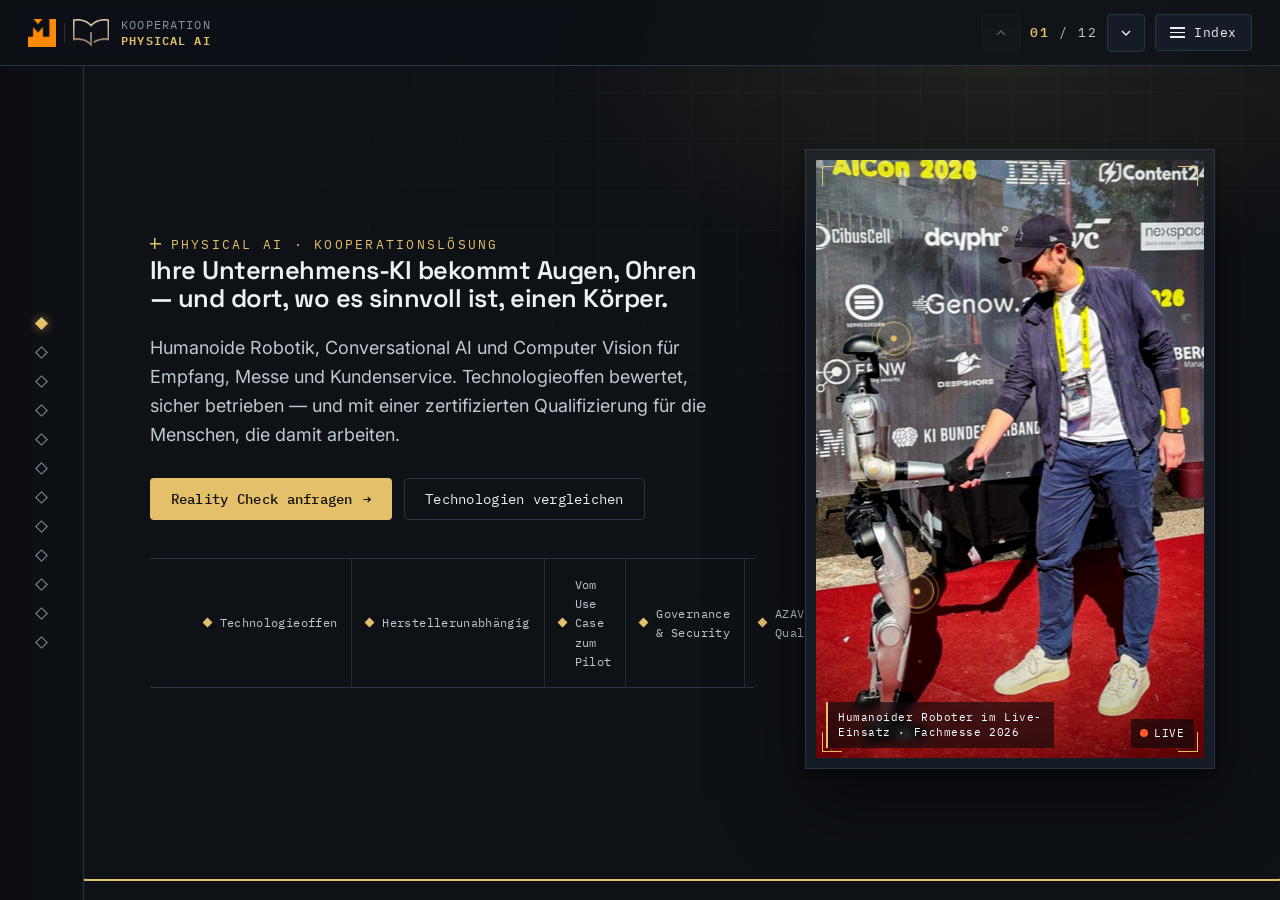
<file: index.html>
<!DOCTYPE html>
<html lang="de">
<head>
<meta charset="UTF-8">
<meta name="viewport" content="width=device-width, initial-scale=1">
<title>Physical AI — Humanoide Robotik, KI-Agenten & Computer Vision für den Mittelstand</title>
<meta name="description" content="Kooperationslösung aus humanoider Robotik, Conversational AI und Computer Vision für Empfang, Messe und Kundenservice. Technologieoffen bewertet, sicher betrieben, mit AZAV-zertifizierter Qualifizierung.">
<meta property="og:title" content="Physical AI — Kooperationslösung für den Mittelstand">
<meta property="og:description" content="Humanoide Robotik, KI-Agenten und Computer Vision — technologieoffen bewertet, sicher betrieben, mit zertifizierter Qualifizierung.">
<meta property="og:type" content="website">
<link rel="preconnect" href="https://fonts.googleapis.com">
<link rel="preconnect" href="https://fonts.gstatic.com" crossorigin>
<link href="https://fonts.googleapis.com/css2?family=Space+Grotesk:wght@400;500;600;700&family=Inter:wght@400;500;600&family=IBM+Plex+Mono:wght@400;500;600&display=swap" rel="stylesheet">
<link rel="stylesheet" href="styles.css">
</head>
<body class="app">
<a class="skip-link" href="#loesung">Zum Inhalt springen</a>
<div class="scanner" id="scanner" aria-hidden="true"><i></i></div>

<!-- ============================ TOP BAR ============================ -->
<header class="topbar">
  <a class="brand" href="#hero" data-nav aria-label="Startseite">
    <span class="brand__logos">
      <img src="assets/logo-mh.png" alt="MH-Invelopment">
      <span class="brand__sep"></span>
      <img src="assets/logo-dj.png" alt="D+J">
    </span>
    <span class="brand__txt">Kooperation<b>Physical AI</b></span>
  </a>
  <div class="hud">
    <button class="navbtn" id="prevBtn" aria-label="Vorheriger Bereich">
      <svg viewBox="0 0 24 24" fill="none" stroke="currentColor" stroke-width="2"><path d="M18 15l-6-6-6 6"/></svg>
    </button>
    <span class="hud__count" id="counter" aria-live="polite"><b>01</b> / 12</span>
    <button class="navbtn" id="nextBtn" aria-label="Nächster Bereich">
      <svg viewBox="0 0 24 24" fill="none" stroke="currentColor" stroke-width="2"><path d="M6 9l6 6 6-6"/></svg>
    </button>
    <button class="indexbtn" id="indexBtn" aria-haspopup="dialog" aria-expanded="false">
      <span class="bars" aria-hidden="true"><span></span><span></span><span></span></span>
      <span class="txt">Index</span>
    </button>
  </div>
</header>

<!-- ============================ LEFT DOT RAIL ============================ -->
<nav class="rail" id="rail" aria-label="Bereichsnavigation"></nav>

<!-- ============================ INDEX OVERLAY ============================ -->
<div class="indexview" id="indexView" role="dialog" aria-modal="true" aria-label="Alle Bereiche">
  <button class="indexview__close" id="indexClose" aria-label="Index schließen">&times;</button>
  <div class="indexgrid">
    <h2>Bereiche <span>· durchklicken statt scrollen</span></h2>
    <ol id="indexList"></ol>
  </div>
</div>

<!-- ============================ STAGE / PANELS ============================ -->
<main class="stage" id="stage">

  <!-- 01 HERO -->
  <section class="panel" id="hero" data-title="Start" aria-label="Start">
    <div class="panel__inner">
      <div class="hero__grid">
        <div class="hero__copy">
          <span class="eyebrow reveal">Physical AI · Kooperationslösung</span>
          <h1 class="reveal">Ihre Unternehmens-KI bekommt <span class="hl">Augen</span>, <span class="hl">Ohren</span> — und dort, wo es sinnvoll ist, einen <span class="hl">Körper</span>.</h1>
          <p class="hero__sub reveal">Humanoide Robotik, Conversational AI und Computer Vision für Empfang, Messe und Kundenservice. Technologieoffen bewertet, sicher betrieben — und mit einer zertifizierten Qualifizierung für die Menschen, die damit arbeiten.</p>
          <div class="hero__cta reveal">
            <a class="btn btn--primary" href="#kontakt" data-nav>Reality Check anfragen <span class="arw">→</span></a>
            <a class="btn btn--ghost" href="#technologien" data-nav>Technologien vergleichen</a>
          </div>
          <ul class="hero__features reveal" data-stagger>
            <li style="--i:0">Technologieoffen</li>
            <li style="--i:1">Herstellerunabhängig</li>
            <li style="--i:2">Vom Use Case zum Pilot</li>
            <li style="--i:3">Governance &amp; Security</li>
            <li style="--i:4">AZAV-Qualifizierung</li>
          </ul>
        </div>

        <div class="hero__viz reveal">
          <div class="viewport-wrap" id="tiltWrap">
            <figure class="viewport" id="tilt">
              <div class="viewport__inner">
                <img src="assets/hero-messe.jpg" alt="Humanoider Roboter schüttelt einem Messebesucher die Hand auf der Fachmesse AICon 2026">
                <span class="viewport__scan" aria-hidden="true"></span>
                <span class="viewport__mark viewport__mark--tl" aria-hidden="true"></span>
                <span class="viewport__mark viewport__mark--tr" aria-hidden="true"></span>
                <span class="viewport__mark viewport__mark--bl" aria-hidden="true"></span>
                <span class="viewport__mark viewport__mark--br" aria-hidden="true"></span>

                <div class="viewport__hud">
                  <span class="cap">Humanoider Roboter im Live-Einsatz · Fachmesse 2026</span>
                  <span class="rec">LIVE</span>
                </div>
              </div>

              <div class="viewport__hotspots">
                <button class="hotspot hs1" aria-label="Fähigkeit: Sieht">
                  <span class="dot"></span>
                  <span class="hotspot__pop"><span class="k">Sieht</span><h4>Computer Vision</h4><p>Erkennt Menschen und spricht sie aktiv an, liest gezeigte Screenshots, Karten und Dokumente.</p></span>
                </button>
                <button class="hotspot hs2" aria-label="Fähigkeit: Hört">
                  <span class="dot"></span>
                  <span class="hotspot__pop"><span class="k">Hört</span><h4>Mikrofon-Array</h4><p>Versteht natürliche Sprache — auch im Messelärm und über mehrere Sprachen hinweg.</p></span>
                </button>
                <button class="hotspot hs3" aria-label="Fähigkeit: Spricht">
                  <span class="dot"></span>
                  <span class="hotspot__pop"><span class="k">Spricht</span><h4>Conversational AI</h4><p>Führt echte, geduldige Dialoge auf Basis freigegebenen Unternehmenswissens.</p></span>
                </button>
              </div>
            </figure>
          </div>
        </div>
      </div>
    </div>
  </section>

  <!-- 02 VERBUND -->
  <section class="panel" id="verbund" data-title="Verbund" aria-label="Kooperationsverbund">
    <div class="panel__inner">
      <div class="sect-head reveal">
        <span class="eyebrow">Vier Kompetenzen · ein Ansprechpartner</span>
        <h2>Kein Einzelanbieter. Ein Kooperationsverbund.</h2>
        <p class="lead">Technologie, Fachnetzwerk, Branchen-Content und zertifizierte Qualifizierung greifen ineinander — von der ersten Bewertung bis zum laufenden Betrieb.</p>
        <div class="tickrule" aria-hidden="true"></div>
      </div>
      <div class="grid grid-4" data-stagger>
        <article class="partner reveal" style="--i:0">
          <div class="partner__top"><img class="partner__logo" src="assets/logo-mh.png" alt="MH-Invelopment"><span class="partner__role">Technologie &amp; Architektur</span></div>
          <h3>MH-Invelopment</h3><span class="partner__claim">„We enable your technology transfer“</span>
          <p>Bewertet herstellerunabhängig, verbindet KI-Agenten mit Unternehmenssystemen und führt vom Use Case zum kontrollierten Pilotbetrieb.</p>
        </article>
        <article class="partner reveal" style="--i:1">
          <div class="partner__top"><span class="partner__wordmark">TTX</span><span class="partner__role">Experten- &amp; Fachnetzwerk</span></div>
          <h3>TTX Community</h3><span class="partner__claim">„Industrial Intelligence“</span>
          <p>Bringt die Perspektiven zusammen, die eine Physical-AI-Entscheidung braucht: Prozess, IT, Security, Recht und Robotik.</p>
        </article>
        <article class="partner reveal" style="--i:2">
          <div class="partner__top"><img class="partner__logo" src="assets/logo-dj.png" alt="D+J Bildung"><span class="partner__role">Zertifizierter Bildungsträger</span></div>
          <h3>D+J Bildung</h3><span class="partner__claim">„AZAV-zugelassen“</span>
          <p>AZAV-zugelassen nach § 178 SGB III. Qualifiziert Mitarbeitende qualitätsgeprüft — mit der Option auf vollständige staatliche Förderung.</p>
        </article>
        <article class="partner reveal" style="--i:3">
          <div class="partner__top"><img class="partner__logo" src="assets/logo-dj.png" alt="D+J Consult"><span class="partner__role">Fachcontent &amp; Dialoge</span></div>
          <h3>D+J Consult</h3><span class="partner__claim">„Ziele erreichen“</span>
          <p>Pflegt Wissensbasis und Gesprächsführung — mit belastbarem Fachwissen aus Finanz-, Gesundheits- und Logistikbranche.</p>
        </article>
      </div>
    </div>
  </section>

  <!-- 03 AUSGANGSLAGE -->
  <section class="panel" id="ausgangslage" data-title="Ausgangslage" aria-label="Die Ausgangslage">
    <div class="panel__inner">
      <div class="sect-head reveal">
        <span class="eyebrow">Die Ausgangslage</span>
        <h2>Vier Herausforderungen — gleichzeitig, in jeder Branche.</h2>
        <p class="lead">Ob Bankfoyer, Klinikempfang oder Logistikzentrale: Es sind immer dieselben vier Muster. Nur die Menschen, die vor der Tür stehen, sind andere.</p>
      </div>
      <div class="grid grid-2" data-stagger>
        <article class="chal reveal" style="--i:0">
          <div class="chal__head"><span class="idx">01</span><h3>Weniger Kontakte, höherer Anspruch</h3></div>
          <p>Die Frequenz sinkt, aber der persönliche Kontakt bleibt das, was Sie von rein digitalen Anbietern unterscheidet. Jede Begegnung muss zählen.</p>
          <ul class="chal__ex">
            <li><span class="tag">Filiale</span>Weniger Besuche, dafür beratungsintensivere Anliegen.</li>
            <li><span class="tag">Klinik</span>Der erste Eindruck an der Anmeldung prägt die gesamte Behandlung.</li>
            <li><span class="tag">Logistik</span>Fahrer haben Kontakt zur Pforte — sonst zu niemandem im Werk.</li>
          </ul>
        </article>
        <article class="chal reveal" style="--i:1">
          <div class="chal__head"><span class="idx">02</span><h3>Nachwuchs- &amp; Fachkräftemangel</h3></div>
          <p>Junge Talente wählen Arbeitgeber, die modern und digital wirken. Auf Job- und Fachmessen konkurrieren alle um dieselbe Generation.</p>
          <ul class="chal__ex">
            <li><span class="tag">Filiale</span>Azubi-Gewinnung gegen Direktbanken und Tech-Arbeitgeber.</li>
            <li><span class="tag">Klinik</span>Pflege- und MTA-Stellen bleiben monatelang unbesetzt.</li>
            <li><span class="tag">Logistik</span>Fahrer, Staplerfahrer und Disponenten fehlen flächendeckend.</li>
          </ul>
        </article>
        <article class="chal reveal" style="--i:2">
          <div class="chal__head"><span class="idx">03</span><h3>Self-Service- &amp; Digitalisierungsdruck</h3></div>
          <p>Leistungen wandern auf Terminals, Portale und Apps. Die Migration gelingt nur, wenn Menschen dabei begleitet werden — sonst kommen sie zurück an den Schalter.</p>
          <ul class="chal__ex">
            <li><span class="tag">Filiale</span>SB-Terminal statt Kasse — angenommen wird es nur mit Begleitung.</li>
            <li><span class="tag">Klinik</span>Check-in-Kiosk und Patientenportal überfordern viele Ankommende.</li>
            <li><span class="tag">Logistik</span>Self-Check-in an der Pforte scheitert an Sprache und Bedienlogik.</li>
          </ul>
        </article>
        <article class="chal reveal" style="--i:3">
          <div class="chal__head"><span class="idx">04</span><h3>Sprachbarrieren &amp; Unsicherheit</h3></div>
          <p>Ältere Menschen, fremdsprachige Besucher und Erstnutzer brauchen Geduld und Wiederholung — Zeit, die dem Personal an anderer Stelle fehlt.</p>
          <ul class="chal__ex">
            <li><span class="tag">Filiale</span>Unsicherheit an Automat und Online-Zugang kostet Servicezeit.</li>
            <li><span class="tag">Klinik</span>Aufnahme und Wegeleitung in Sprachen, die niemand im Dienst spricht.</li>
            <li><span class="tag">Logistik</span>Fahrer aus ganz Europa, Anweisungen nur auf Deutsch.</li>
          </ul>
        </article>
      </div>
    </div>
  </section>

  <!-- 04 LÖSUNG -->
  <section class="panel" id="loesung" data-title="Die Lösung" aria-label="Die Lösung">
    <div class="panel__inner">
      <div class="sect-head reveal">
        <span class="eyebrow">Die Lösung</span>
        <h2>Ein humanoider KI-Roboter. Er sieht, hört und spricht.</h2>
        <p class="lead">Kein Bildschirm auf Rädern — ein echtes Gegenüber, das Menschen anspricht, versteht und im Dialog weiterhilft. In Ihrem Corporate Design gebrandet, an Ihr freigegebenes Unternehmenswissen angebunden.</p>
      </div>
      <div class="grid grid-3" data-stagger>
        <article class="sense reveal" style="--i:0">
          <svg class="sense__icon" viewBox="0 0 24 24" fill="none" stroke="currentColor" stroke-width="1.6" aria-hidden="true"><path d="M1 12s4-7 11-7 11 7 11 7-4 7-11 7S1 12 1 12z"/><circle cx="12" cy="12" r="3"/></svg>
          <span class="sense__k">Sieht</span><h3>Kameras &amp; Computer Vision</h3>
          <p>Erkennt Menschen und spricht sie aktiv an, liest gezeigte Screenshots, Karten und Dokumente — und beschreibt Situationen im Raum.</p>
        </article>
        <article class="sense reveal" style="--i:1">
          <svg class="sense__icon" viewBox="0 0 24 24" fill="none" stroke="currentColor" stroke-width="1.6" aria-hidden="true"><path d="M12 2a3 3 0 0 0-3 3v6a3 3 0 0 0 6 0V5a3 3 0 0 0-3-3z"/><path d="M5 10v1a7 7 0 0 0 14 0v-1"/><path d="M12 19v3"/></svg>
          <span class="sense__k">Hört</span><h3>Mikrofon-Array &amp; Spracherkennung</h3>
          <p>Versteht natürliche Sprache — auch im Messelärm, in der belebten Empfangshalle und über mehrere Sprachen hinweg.</p>
        </article>
        <article class="sense reveal" style="--i:2">
          <svg class="sense__icon" viewBox="0 0 24 24" fill="none" stroke="currentColor" stroke-width="1.6" aria-hidden="true"><path d="M21 15a2 2 0 0 1-2 2H7l-4 4V5a2 2 0 0 1 2-2h14a2 2 0 0 1 2 2z"/><path d="M8 9h8M8 13h5"/></svg>
          <span class="sense__k">Spricht</span><h3>Conversational AI</h3>
          <p>Führt echte, geduldige Dialoge, beantwortet Fragen auf Basis freigegebenen Unternehmenswissens und leitet gezielt weiter.</p>
        </article>
      </div>
    </div>
  </section>

  <!-- 05 USE CASES -->
  <section class="panel" id="usecases" data-title="Use Cases" aria-label="Use Cases">
    <div class="panel__inner">
      <div class="sect-head reveal">
        <span class="eyebrow">Fünf Use Cases · im Dialog</span>
        <h2>So klingt es, wenn Technologie tatsächlich weiterhilft.</h2>
        <p class="lead">Keine Demo-Skripte. Fünf Situationen aus dem Alltag von Messestand, Empfang, Servicezone, Werkspforte und Klinikfoyer — inklusive der Gespräche, die dabei geführt werden.</p>
      </div>
      <div class="uc reveal">
        <div class="uc__tabs" role="tablist" aria-label="Use Cases">
          <button class="uc__tab" role="tab" aria-selected="true"  aria-controls="uc01" id="tab01">01 — Messe &amp; Recruiting</button>
          <button class="uc__tab" role="tab" aria-selected="false" aria-controls="uc02" id="tab02">02 — Empfang &amp; Orientierung</button>
          <button class="uc__tab" role="tab" aria-selected="false" aria-controls="uc03" id="tab03">03 — Service &amp; Lösung</button>
          <button class="uc__tab" role="tab" aria-selected="false" aria-controls="uc04" id="tab04">04 — Logistik &amp; Pforte</button>
          <button class="uc__tab" role="tab" aria-selected="false" aria-controls="uc05" id="tab05">05 — Klinik &amp; Aufnahme</button>
        </div>

        <div class="uc__panel is-active" id="uc01" role="tabpanel" aria-labelledby="tab01">
          <div class="uc__full">
            <div>
              <span class="uc__scene">Messe- &amp; Jobmesseauftritt</span>
              <h3>Der Magnet für Ihren Stand.</h3>
              <p>Er zieht Besucher an, transportiert Innovationskraft — und spricht auf Jobmessen genau die Generation an, die Sie als Auszubildende und Mitarbeitende gewinnen wollen.</p>
              <ul class="uc__caps">
                <li><span class="k">Sieht</span><span>erkennt vorbeigehende Besucher und wendet sich ihnen aktiv zu.</span></li>
                <li><span class="k">Spricht</span><span>weckt Neugier und führt gezielt zum Stand für Informations- und Beratungsgespräche.</span></li>
                <li><span class="k">Gewinnt</span><span>Aufmerksamkeit für die Arbeitgebermarke — ideal für Azubi- und Nachwuchsgewinnung.</span></li>
                <li><span class="k">Ergebnis</span><span>Mehr Standbesucher, mehr qualifizierte Gespräche — und ein starkes Signal als moderner, digitaler Arbeitgeber.</span></li>
              </ul>
            </div>
            <div class="dialog" id="dialog01">
              <div class="dialog__hd"><span>Transkript · Vom Vorbeigehen zum Bewerbungsgespräch</span><span class="hint">klicken = ganz zeigen</span></div>
              <div class="turn turn--bot" data-type data-who="Roboter" data-text="„Guten Tag! Sie schauen so interessiert — darf ich Ihnen in einer Minute zeigen, was uns als Arbeitgeber ausmacht?“" data-stagedir="dreht den Kopf zur Besucherin und stellt Blickkontakt her"></div>
              <div class="turn turn--human" data-type data-who="Besucherin" data-text="„Klar — aber ehrlich gesagt weiß ich nicht, ob eine Bank überhaupt zu mir passt.“"></div>
              <div class="turn turn--bot" data-type data-who="Roboter" data-text="„Das höre ich oft. Sagen Sie mir: Arbeiten Sie lieber mit Menschen oder mit Zahlen?“" data-stagedir="neigt den Kopf und hört aufmerksam zu"></div>
              <div class="turn turn--human" data-type data-who="Besucherin" data-text="„Auf jeden Fall mit Menschen.“"></div>
              <div class="turn turn--bot" data-type data-who="Roboter" data-text="„Perfekt — dann ist die Beratung genau Ihr Feld. Kommen Sie mit an den Stand, meine Kollegin zeigt Ihnen die Ausbildungswege und Sie können direkt Fragen stellen.“" data-stagedir="dreht sich zum Stand, lädt mit einer Geste ein und meldet den Kontakt an das Standteam"></div>
            </div>
          </div>
        </div>

        <div class="uc__panel" id="uc02" role="tabpanel" aria-labelledby="tab02" hidden>
          <div class="ucmini"><span class="scene">Empfang &amp; Besucherservice</span><h4>Orientierung ohne Wartezeit.</h4><p>Besucher werden begrüßt, ihr Anliegen wird aufgenommen, der zuständige Ansprechpartner benachrichtigt und der Weg erklärt — mehrsprachig und ohne Wartezeit an der Anmeldung.</p></div>
        </div>
        <div class="uc__panel" id="uc03" role="tabpanel" aria-labelledby="tab03" hidden>
          <div class="ucmini"><span class="scene">Service &amp; Lösung</span><h4>Begleitet zur Selbstständigkeit.</h4><p>In der Servicezone werden einfache Anliegen direkt gelöst und die Nutzung von Terminals begleitet — bis zur gezielten Übergabe an die persönliche Beratung, wenn es komplexer wird.</p></div>
        </div>
        <div class="uc__panel" id="uc04" role="tabpanel" aria-labelledby="tab04" hidden>
          <div class="ucmini"><span class="scene">Logistik &amp; Pforte</span><h4>Abfertigung, die jede Sprache spricht.</h4><p>An der Werkspforte werden Fahrer und Besucher abgefertigt, die Werksunterweisung erklärt und der Materialfluss unterstützt — mehrsprachig, auch wenn niemand im Dienst die Sprache des Fahrers spricht.</p></div>
        </div>
        <div class="uc__panel" id="uc05" role="tabpanel" aria-labelledby="tab05" hidden>
          <div class="ucmini"><span class="scene">Klinik &amp; Aufnahme</span><h4>Ein ruhiger erster Eindruck.</h4><p>Im Klinikfoyer werden Patienten und Besucher geleitet, Aufnahmeprozesse erklärt und mehrsprachige Auskunft gegeben — das entlastet die Anmeldung und prägt einen ruhigen ersten Eindruck.</p></div>
        </div>
        <p class="form__note" style="margin-top:14px">Use Case 01 ist vollständig als Dialog ausgearbeitet. Die Szenen 02–05 sind hier als Kurzprofile dargestellt; die ausgeschriebenen Gesprächsverläufe entstehen im Reality Check entlang Ihrer konkreten Prozesse.</p>
      </div>
    </div>
  </section>

  <!-- 06 EINSATZFELDER -->
  <section class="panel" id="einsatzfelder" data-title="Einsatzfelder" aria-label="Einsatzfelder">
    <div class="panel__inner">
      <div class="sect-head reveal">
        <span class="eyebrow">Einsatzfelder</span>
        <h2>Eine Intelligenzschicht. Branchenoffen im Einsatz.</h2>
        <p class="lead">Wo Menschen begrüßt, informiert, geschult oder begleitet werden, entsteht derselbe Nutzen — unabhängig von der Branche. Die folgenden Beispiele zeigen, wie das konkret aussieht.</p>
      </div>
      <div class="grid grid-3" data-stagger>
        <article class="card field reveal" style="--i:0"><h3>Messeauftritte</h3><p>Aufmerksamkeit am Stand, aktive Ansprache vorbeigehender Besucher, qualifizierte Weiterleitung ans Standteam — plus messbare Kontaktzahlen.</p><div class="tags"><span class="tag-chip">Humanoid</span><span class="tag-chip">Display</span><span class="tag-chip">Terminal</span></div></article>
        <article class="card field reveal" style="--i:1"><h3>Interne Veranstaltungen</h3><p>Townhalls, Kick-offs, Innovationstage und Führungskräftetagungen: als Gastgeber, Moderationshilfe und begehbares Beispiel für die eigene KI-Strategie.</p><div class="tags"><span class="tag-chip">Humanoid</span><span class="tag-chip">Meeting-Agent</span></div></article>
        <article class="card field reveal" style="--i:2"><h3>Empfang &amp; Besucherservice</h3><p>Besucher begrüßen, Anliegen aufnehmen, Ansprechpartner benachrichtigen, Wege erklären — mehrsprachig und ohne Wartezeit.</p><div class="tags"><span class="tag-chip">Humanoid</span><span class="tag-chip">Display</span><span class="tag-chip">Terminal</span></div></article>
        <article class="card field reveal" style="--i:3"><h3>Filiale &amp; Kundenservice</h3><p>Beispiel Finanzwirtschaft: Orientierung im Foyer, begleitete Terminal-Nutzung, Lösung einfacher Serviceanliegen, Übergabe an die Beratung.</p><div class="tags"><span class="tag-chip">Humanoid</span><span class="tag-chip">SB-Terminal</span></div></article>
        <article class="card field reveal" style="--i:4"><h3>Gesundheitswesen</h3><p>Beispiel Gesundheitswesen: Patienten- und Besucherleitung, Aufnahmeprozesse, mehrsprachige Auskunft, Entlastung an der Anmeldung.</p><div class="tags"><span class="tag-chip">Display</span><span class="tag-chip">Terminal</span><span class="tag-chip">Humanoid</span></div></article>
        <article class="card field reveal" style="--i:5"><h3>Logistik &amp; Industrie</h3><p>Beispiel Logistik: Fahrer- und Besucherabfertigung an der Pforte, Werksunterweisung, Materialfluss, mobile Datenerfassung.</p><div class="tags"><span class="tag-chip">Terminal</span><span class="tag-chip">AMR</span><span class="tag-chip">Sensorik</span></div></article>
        <article class="card field reveal" style="--i:6"><h3>Wissen &amp; Schulung</h3><p>Produkte, Arbeitsanweisungen und Prozesse auf Basis freigegebenen Unternehmenswissens erklären — auf Abruf, mehrsprachig, jederzeit gleich geduldig.</p><div class="tags"><span class="tag-chip">Web</span><span class="tag-chip">Display</span><span class="tag-chip">Humanoid</span></div></article>
        <article class="card field reveal" style="--i:7"><h3>Prozessassistenz &amp; Qualität</h3><p>Definierte Abläufe beobachten, Informationen erfassen, auf Abweichungen hinweisen und Mitarbeitende bei Entscheidungen unterstützen.</p><div class="tags"><span class="tag-chip">Kamera</span><span class="tag-chip">Sensorik</span><span class="tag-chip">AMR</span></div></article>
        <article class="card field reveal" style="--i:8"><h3>Inspektion &amp; Facility</h3><p>Orte und Anlagen erreichen, Bild- und Sensordaten aufnehmen, Auffälligkeiten dokumentieren — bei klar definierter Zweckbindung.</p><div class="tags"><span class="tag-chip">Quadruped</span><span class="tag-chip">AMR</span><span class="tag-chip">Servicerobotik</span></div></article>
      </div>
      <div class="branchrow reveal">
        <span class="lbl">Erprobtes Branchen-Know-how aus laufenden und abgeschlossenen Projekten:</span>
        <div class="items"><span>Finanzwirtschaft</span><span>Gesundheitswesen</span><span>Logistik &amp; Distribution</span><span>Produktion</span><span>Handel &amp; E-Commerce</span><span>Field Operations</span></div>
      </div>
    </div>
  </section>

  <!-- 07 TECHNOLOGIEVERGLEICH -->
  <section class="panel" id="technologien" data-title="Technologien" aria-label="Technologievergleich">
    <div class="panel__inner">
      <div class="sect-head reveal">
        <span class="eyebrow">Technologievergleich</span>
        <h2>Braucht Ihre KI wirklich einen humanoiden Körper?</h2>
        <p class="lead">Vielleicht. Vielleicht genügt ein intelligentes Display. Für andere Prozesse ist eine Kamera, ein AMR oder ein vierbeiniger Roboter die wirtschaftlich bessere Lösung. Die Technologie folgt dem Prozess — nicht umgekehrt.</p>
      </div>

      <div class="techsel reveal">
        <div class="techsel__list" role="tablist" aria-label="Lösungsformen">
          <button class="techsel__opt" role="tab" aria-selected="true"  data-tech="t1"><span class="n">01</span><span class="nm">Display &amp; Terminal</span></button>
          <button class="techsel__opt" role="tab" aria-selected="false" data-tech="t2"><span class="n">02</span><span class="nm">Kamera &amp; Sensorik</span></button>
          <button class="techsel__opt" role="tab" aria-selected="false" data-tech="t3"><span class="n">03</span><span class="nm">AMR · mobile Plattform</span></button>
          <button class="techsel__opt" role="tab" aria-selected="false" data-tech="t4"><span class="n">04</span><span class="nm">Vierbeiniger Roboter</span></button>
          <button class="techsel__opt" role="tab" aria-selected="false" data-tech="t5"><span class="n">05</span><span class="nm">Humanoider Roboter</span></button>
          <button class="techsel__opt" role="tab" aria-selected="false" data-tech="t6"><span class="n">06</span><span class="nm">Reinigungs- &amp; Servicerobotik</span></button>
        </div>

        <div class="techsel__stage">
          <div class="techsel__view is-active" id="t1">
            <div class="techsel__silo" aria-hidden="true"><svg viewBox="0 0 100 120"><g fill="none" stroke="currentColor" stroke-width="2.4" stroke-linejoin="round"><rect class="draw" x="18" y="24" width="64" height="44" rx="3"/><path class="draw" d="M50 68v18M34 96h32M42 86h16"/></g></svg></div>
            <div class="techsel__body">
              <h3>Display &amp; Terminal</h3>
              <p class="techsel__lead">Die schnellste Form, eine KI physisch verfügbar zu machen: verlässlich, wartungsarm, in nahezu jedem Raum einsetzbar.</p>
              <div class="techsel__spec">
                <div class="row"><span class="k">Einsatzfelder</span><span class="v">Empfang, Beratung, Self-Service, Schulung</span></div>
                <div class="row"><span class="k">Stärken</span><span class="v">Schnell einsatzbereit, zuverlässig, vergleichsweise günstig, einfache Integration</span></div>
                <div class="row"><span class="k">Zu berücksichtigen</span><span class="v">Keine Mobilität, geringere physische Präsenz, weniger Aufmerksamkeit</span></div>
              </div>
              <p class="techsel__ex"><span class="k">Beispiel</span>Ein Klinik-Check-in erklärt Aufnahmeschritte mehrsprachig am Kiosk — statt an der Anmeldung nachzufragen.</p>
            </div>
          </div>

          <div class="techsel__view" id="t2">
            <div class="techsel__silo" aria-hidden="true"><svg viewBox="0 0 100 120"><g fill="none" stroke="currentColor" stroke-width="2.4" stroke-linejoin="round"><rect class="draw" x="16" y="40" width="68" height="40" rx="4"/><path class="draw" d="M34 40l6-10h20l6 10"/><circle class="draw" cx="50" cy="60" r="12"/><circle cx="72" cy="50" r="2.5" fill="currentColor" stroke="none"/></g></svg></div>
            <div class="techsel__body">
              <h3>Kamera &amp; Sensorik</h3>
              <p class="techsel__lead">Erfasst kontinuierlich, was im Prozess tatsächlich passiert — ohne dass jemand etwas eingeben muss.</p>
              <div class="techsel__spec">
                <div class="row"><span class="k">Einsatzfelder</span><span class="v">Prozessbeobachtung, Dokumentation, Qualitätshinweise</span></div>
                <div class="row"><span class="k">Stärken</span><span class="v">Kontinuierliche Datenerfassung, erkennt Situationen und Abweichungen früh</span></div>
                <div class="row"><span class="k">Zu berücksichtigen</span><span class="v">Datenschutz, klare Beobachtungsgrenzen, Datenqualität, Zweckbindung</span></div>
              </div>
              <p class="techsel__ex"><span class="k">Beispiel</span>Im Wareneingang wird erkannt, wenn Paletten falsch gestapelt sind — der Hinweis geht an den Mitarbeiter, nicht ins Archiv.</p>
            </div>
          </div>

          <div class="techsel__view" id="t3">
            <div class="techsel__silo" aria-hidden="true"><svg viewBox="0 0 100 120"><g fill="none" stroke="currentColor" stroke-width="2.4" stroke-linejoin="round"><rect class="draw" x="20" y="42" width="60" height="34" rx="3"/><path class="draw" d="M30 42V32h40v10"/><circle class="draw" cx="34" cy="86" r="9"/><circle class="draw" cx="66" cy="86" r="9"/></g></svg></div>
            <div class="techsel__body">
              <h3>AMR · mobile Plattform</h3>
              <p class="techsel__lead">Bringt Intelligenz dorthin, wo Material und Menschen sich bewegen — mit messbarem Prozessnutzen statt Showeffekt.</p>
              <div class="techsel__spec">
                <div class="row"><span class="k">Einsatzfelder</span><span class="v">Logistik, Materialtransport, mobile Information</span></div>
                <div class="row"><span class="k">Stärken</span><span class="v">Verbindet Mobilität mit belastbarem Business Case, gut skalierbar</span></div>
                <div class="row"><span class="k">Zu berücksichtigen</span><span class="v">Navigation, Infrastruktur, definierte Sicherheitszonen</span></div>
              </div>
              <p class="techsel__ex"><span class="k">Beispiel</span>Im Klinikum transportiert die Plattform Proben und Verbrauchsmaterial zwischen Station und Labor — nachts wie tagsüber.</p>
            </div>
          </div>

          <div class="techsel__view" id="t4">
            <div class="techsel__silo" aria-hidden="true"><svg viewBox="0 0 100 120"><g fill="none" stroke="currentColor" stroke-width="2.4" stroke-linejoin="round"><rect class="draw" x="28" y="40" width="44" height="22" rx="4"/><path class="draw" d="M72 46l12-8"/><path class="draw" d="M32 62l-6 30M46 62v30M54 62v30M68 62l6 30"/></g></svg></div>
            <div class="techsel__body">
              <h3>Vierbeiniger Roboter</h3>
              <p class="techsel__lead">Erreicht Orte, die für Räder unzugänglich sind — Treppen, Außenbereiche, enge oder unebene Anlagen.</p>
              <div class="techsel__spec">
                <div class="row"><span class="k">Einsatzfelder</span><span class="v">Inspektion, Außenbereiche, schwer zugängliche Orte</span></div>
                <div class="row"><span class="k">Stärken</span><span class="v">Hohe Beweglichkeit, mobile Sensorik, robuste Datenerfassung im Feld</span></div>
                <div class="row"><span class="k">Zu berücksichtigen</span><span class="v">Spezialisierter Einsatz, Transportfähigkeit, Integration, Betriebskosten</span></div>
              </div>
              <p class="techsel__ex"><span class="k">Beispiel</span>Auf dem Werksgelände läuft die Nachtrunde selbstständig: Wärmebild an kritischen Anlagen, Auffälligkeiten am Morgen im Bericht.</p>
            </div>
          </div>

          <div class="techsel__view" id="t5">
            <div class="techsel__silo" aria-hidden="true"><svg viewBox="0 0 100 120"><g fill="none" stroke="currentColor" stroke-width="2.4" stroke-linejoin="round" stroke-linecap="round"><circle class="draw" cx="50" cy="26" r="11"/><path class="draw" d="M50 37v34M50 45L30 58M50 45l20 13M50 71l-10 26M50 71l10 26"/></g></svg></div>
            <div class="techsel__body">
              <h3>Humanoider Roboter</h3>
              <p class="techsel__lead">Ein echtes Gegenüber. Überall dort stark, wo Aufmerksamkeit, Ansprache und menschenähnliche Interaktion den Unterschied machen.</p>
              <div class="techsel__spec">
                <div class="row"><span class="k">Einsatzfelder</span><span class="v">Besucherempfang, Messe, Service, Training, Assistenz</span></div>
                <div class="row"><span class="k">Stärken</span><span class="v">Hohe Aufmerksamkeit, Gestik und Blickkontakt, aktive Ansprache, starkes Imagesignal</span></div>
                <div class="row"><span class="k">Zu berücksichtigen</span><span class="v">Kosten, Belastbarkeit im Dauerbetrieb, physische Sicherheit, klare Einsatzzonen</span></div>
              </div>
              <p class="techsel__ex"><span class="k">Beispiel</span>Am Messestand spricht er vorbeigehende Besucher an und übergibt qualifizierte Kontakte direkt an das Standteam.</p>
            </div>
          </div>

          <div class="techsel__view" id="t6">
            <div class="techsel__silo" aria-hidden="true"><svg viewBox="0 0 100 120"><g fill="none" stroke="currentColor" stroke-width="2.4" stroke-linejoin="round"><ellipse class="draw" cx="50" cy="66" rx="34" ry="16"/><path class="draw" d="M16 66v10a34 12 0 0 0 68 0V66"/><circle cx="50" cy="60" r="3" fill="currentColor" stroke="none"/></g></svg></div>
            <div class="techsel__body">
              <h3>Reinigungs- &amp; Servicerobotik</h3>
              <p class="techsel__lead">Erfüllt eine produktive Hauptaufgabe und liefert nebenbei Daten über Flächen, Auslastung und Betriebszustände.</p>
              <div class="techsel__spec">
                <div class="row"><span class="k">Einsatzfelder</span><span class="v">Flächenbetrieb, Facility Services, Zustandserfassung</span></div>
                <div class="row"><span class="k">Stärken</span><span class="v">Verbindet produktive Arbeit mit kontinuierlicher mobiler Datenerfassung</span></div>
                <div class="row"><span class="k">Zu berücksichtigen</span><span class="v">Zusatzdaten benötigen klare Zweckbindung, Zugriffsrechte und Löschkonzept</span></div>
              </div>
              <p class="techsel__ex"><span class="k">Beispiel</span>Die Reinigung im Foyer liefert zugleich Belegungsdaten — die Taktung folgt der tatsächlichen Nutzung statt dem Wochenplan.</p>
            </div>
          </div>
        </div>
      </div>

      <p class="tech__closing reveal">Wo ein Display denselben Nutzen erzeugt wie ein Roboter, sollte das Display eingesetzt werden. Wo Mobilität, Wahrnehmung oder physische Präsenz einen messbaren Mehrwert schaffen, wird Robotik relevant.</p>
    </div>
  </section>

  <!-- 08 ARCHITEKTUR -->
  <section class="panel" id="architektur" data-title="Architektur" aria-label="Architektur">
    <div class="panel__inner">
      <div class="sect-head reveal">
        <span class="eyebrow">Architektur</span>
        <h2>Eine KI-Basis — viele physische Schnittstellen.</h2>
        <p class="lead">Wissen und Integrationen gehören nicht an einen einzelnen Roboter gebunden. Dieselbe Basis bedient Telefon, Web, Display und Robotik — das senkt die Herstellerabhängigkeit und macht den Ausbau planbar.</p>
      </div>
      <div class="stack reveal">
        <div class="layer"><span class="layer__n">Schicht 03 · Schnittstellen</span><h3>Physische &amp; digitale Schnittstellen</h3><div class="chips"><span>Telefon</span><span>Web</span><span>Meeting</span><span>Display</span><span>Kamera</span><span>AMR</span><span>Quadruped</span><span>Humanoid</span></div></div>
        <div class="layer__flow" aria-hidden="true">▲ ▼</div>
        <div class="layer"><span class="layer__n">Schicht 02 · Intelligenz</span><h3>KI-Agenten &amp; Conversational AI</h3><div class="chips"><span>Dialog</span><span>Kontext</span><span>Berechtigungen</span><span>Orchestrierung</span><span>Dokumentation</span></div></div>
        <div class="layer__flow" aria-hidden="true">▲ ▼</div>
        <div class="layer"><span class="layer__n">Schicht 01 · Fundament</span><h3>Unternehmenswissen &amp; Backend-Systeme</h3><div class="chips"><span>CRM</span><span>ERP</span><span>WMS</span><span>Dokumente</span><span>Datenbanken</span><span>Prozesslogik</span></div></div>
      </div>
      <div class="archvals reveal">
        <span>Wiederverwendung von Wissen</span><span>Weniger Herstellerabhängigkeit</span><span>Schrittweiser Ausbau</span><span>Einheitliche Governance</span><span>Skalierbar auf weitere Standorte</span>
      </div>
    </div>
  </section>

  <!-- 09 GOVERNANCE -->
  <section class="panel" id="governance" data-title="Governance" aria-label="Governance, Datenschutz, Security">
    <div class="panel__inner">
      <div class="sect-head reveal">
        <span class="eyebrow">Governance · Datenschutz · Security</span>
        <h2>Entscheidend ist nicht nur, was die KI kann — sondern was sie darf.</h2>
        <p class="lead">Physical AI verarbeitet Audio-, Video-, Standort- und Prozessdaten und kann im Einzelfall physische Aktionen auslösen. Deshalb steht am Anfang ein kombiniertes Rechte- und Steuerungsmodell — nicht am Ende.</p>
      </div>

      <div class="gov4 reveal" data-stagger>
        <div class="lvl" style="--i:0"><span class="k">Mensch</span><p>Welcher Mitarbeiter, Kunde oder Besucher darf welche Funktion nutzen?</p></div>
        <div class="lvl" style="--i:1"><span class="k">KI-Agent</span><p>Auf welches Wissen und welche Systeme darf der Agent zugreifen?</p></div>
        <div class="lvl" style="--i:2"><span class="k">Gerät</span><p>Darf dieses Display, diese Kamera oder dieser Roboter auf die jeweiligen Daten zugreifen?</p></div>
        <div class="lvl" style="--i:3"><span class="k">Situation</span><p>Ist der Zugriff nur an einem Ort, zu einer Zeit oder nach Freigabe erlaubt?</p></div>
      </div>

      <div class="autostep reveal" id="autostep">
        <div class="autostep__cap">Autonomie mit klaren Grenzen</div>
        <div class="autostep__track" role="tablist" aria-label="Autonomiestufen">
          <span class="fill" id="autoFill" aria-hidden="true"></span>
          <button class="autonode" role="tab" aria-selected="true"  data-lvl="1" data-name="Informieren"     data-desc="Beantwortet Fragen und stellt freigegebene Informationen bereit." data-ex="Besucherinformation"><span class="pt">1</span><span class="lb">Informieren</span></button>
          <button class="autonode" role="tab" aria-selected="false" data-lvl="2" data-name="Empfehlen"        data-desc="Erkennt eine Situation und schlägt eine Aktion vor." data-ex="Qualitätshinweis"><span class="pt">2</span><span class="lb">Empfehlen</span></button>
          <button class="autonode" role="tab" aria-selected="false" data-lvl="3" data-name="Vorbereiten"      data-desc="Bereitet einen Vorgang vor; ein Mensch bestätigt ihn." data-ex="CRM-Vorgang, Bestellung"><span class="pt">3</span><span class="lb">Vorbereiten</span></button>
          <button class="autonode" role="tab" aria-selected="false" data-lvl="4" data-name="Ausführen"        data-desc="Führt klar begrenzte, freigegebene Aktionen selbstständig aus." data-ex="Benachrichtigung, Transportauftrag"><span class="pt">4</span><span class="lb">Ausführen</span></button>
          <button class="autonode" role="tab" aria-selected="false" data-lvl="5" data-name="Physisch agieren" data-desc="Bewegt sich oder interagiert kontrolliert mit der Umgebung." data-ex="Inspektions- oder Assistenzaufgabe"><span class="pt">5</span><span class="lb">Physisch agieren</span></button>
        </div>
        <div class="autostep__detail">
          <span class="big" id="autoBig">1</span>
          <div class="mid" id="autoMid">
            <div class="nm" id="autoName">Informieren</div>
            <p class="ds" id="autoDesc">Beantwortet Fragen und stellt freigegebene Informationen bereit.</p>
          </div>
          <div class="exbox"><span class="k">Beispiel</span><span class="v" id="autoEx">Besucherinformation</span></div>
        </div>
      </div>
      <p class="autonote reveal">Der geeignete Autonomiegrad wird anhand von Nutzen, Datenzugriff, Fehlerfolgen und erforderlicher menschlicher Aufsicht festgelegt — nicht anhand des technisch Machbaren.</p>

      <div class="checks reveal">
        <div class="checkcard">
          <h3><span class="idx">A</span> Daten &amp; Recht</h3>
          <ul>
            <li>Nur Daten erfassen, die der Use Case tatsächlich benötigt</li>
            <li>Edge- bzw. lokale Verarbeitung prüfen</li>
            <li>Aufbewahrungs- und Löschfristen definieren</li>
            <li>Erkennung und Identifizierung von Personen klar unterscheiden</li>
            <li>Besucher und Mitarbeitende transparent informieren</li>
            <li>DSGVO- und AI-Act-konformer Betrieb, dokumentiert</li>
          </ul>
        </div>
        <div class="checkcard">
          <h3><span class="idx">B</span> Technik &amp; Physik</h3>
          <ul>
            <li>Rollenbasierte Zugriffsrechte, Trennung von Lese- und Schreibrechten</li>
            <li>Schutz vor Prompt Injection und manipulierten Eingaben</li>
            <li>Geprüfte Wissensquellen und definierte Fallbacks</li>
            <li>Definierte Einsatz- und Sperrzonen, Kollisionsschutz</li>
            <li>Not-Aus, manueller Eingriff, sicherer Zustand bei Ausfall</li>
            <li>Regeln für beaufsichtigten und unbeaufsichtigten Betrieb</li>
          </ul>
        </div>
      </div>
    </div>
  </section>

  <!-- 10 QUALIFIZIERUNG -->
  <section class="panel" id="qualifizierung" data-title="Qualifizierung" aria-label="Qualifizierung">
    <div class="panel__inner">
      <div class="sect-head reveal">
        <span class="eyebrow">Qualifizierung · AZAV-zertifiziert</span>
        <h2>Technologie wirkt erst, wenn Menschen sie sicher beherrschen.</h2>
        <p class="lead">Jede Einführung enthält eine Aus- und Weiterbildungskomponente. Durchgeführt von D+J Bildung — einem nach AZAV staatlich zugelassenen Bildungsträger, dessen Qualität durch eine fachkundige Stelle geprüft und regelmäßig auditiert wird.</p>
      </div>
      <div class="grid grid-3" data-stagger>
        <article class="prog reveal" style="--i:0"><h3>Arbeit 4.0 — Zukunft der Arbeit</h3><p>Zertifizierte Weiterbildung in 12 Modulen als Change- und Akzeptanzprogramm — mit der Möglichkeit vollständiger staatlicher Förderung. Nimmt Veränderungsängste, baut Kompetenz auf und sichert die langfristige Anwendbarkeit am Arbeitsplatz.</p></article>
        <article class="prog reveal" style="--i:1"><span class="badge">Verpflichtend</span><h3>EU-AI-Act-Grundschulung 4.0</h3><p>Seit Februar 2025 ist die Schulung verpflichtend für alle Mitarbeitenden, die im Unternehmen mit KI arbeiten. Art. 4 EU-AI-Act fordert nachweisbare KI-Kompetenz — wir vermitteln sie und dokumentieren den Nachweis prüffest.</p></article>
        <article class="prog reveal" style="--i:2"><h3>Betreiber- &amp; Anwenderschulung</h3><p>Umgang mit dem Roboter im Tagesbetrieb: Ansprache, Übergabe an Menschen, Eskalation, Störungsfälle, Not-Aus und Human Oversight.</p></article>
        <article class="prog reveal" style="--i:3"><h3>Key-User- &amp; Multiplikatorenprogramm</h3><p>Eigene Multiplikatoren, die Dialoge mitgestalten, Feedback strukturieren und den Rollout in weitere Standorte tragen.</p></article>
        <article class="prog reveal" style="--i:4"><h3>KI für Führungskräfte 4.0</h3><p>Für Führungskräfte: Strategie, Wirtschaftlichkeit und Verantwortung beim Einsatz von KI und Robotik im eigenen Unternehmen.</p></article>
      </div>

      <div class="certbox reveal">
        <div class="certbox__hd">D+J Bildung — staatlich zugelassener Bildungsträger</div>
        <div class="certbox__body">
          <dl>
            <div class="row"><dt>Zulassung</dt><dd>AZAV nach § 178 SGB III</dd></div>
            <div class="row"><dt>Träger-Nr.</dt><dd>ZG4021</dd></div>
          </dl>
          <dl>
            <div class="row"><dt>Fachkundige Stelle</dt><dd>CERTURIA Certification Germany GmbH</dd></div>
            <div class="row"><dt>Gültig bis</dt><dd>12.05.2030</dd></div>
          </dl>
          <div class="row row--wide"><dt>Qualität</dt><dd>Mehrstufiges Auditverfahren, dokumentierte Dozentenqualifikation, standardisierte Evaluation, regelmäßige Überwachungsaudits</dd></div>
        </div>
      </div>

      <div class="funding reveal" data-stagger>
        <div class="fund" style="--i:0"><span class="par">§ 82 SGB III</span><h4>Qualifizierungschancengesetz</h4><p>Förderung für Beschäftigte — je nach Betriebsgröße bis zur vollständigen Kostenübernahme inklusive Zuschuss zum Arbeitsentgelt.</p></div>
        <div class="fund" style="--i:1"><span class="par">§ 81 SGB III</span><h4>Bildungsgutschein</h4><p>Bildungsgutschein für Arbeitssuchende — vollständige Übernahme der Weiterbildungskosten möglich.</p></div>
        <div class="fund" style="--i:2"><span class="par">§ 45 SGB III</span><h4>AVGS</h4><p>AVGS für Aktivierung und Vermittlung — passgenaue Maßnahmen ohne Eigenanteil.</p></div>
      </div>
      <p class="fundnote reveal">Die konkrete Förderhöhe hängt von Betriebsgröße, Zielgruppe und Maßnahme ab. Wir prüfen die Fördermöglichkeiten vor Angebotsabgabe und übernehmen die Abstimmung mit der Agentur für Arbeit.</p>
    </div>
  </section>

  <!-- 11 PROZESS -->
  <section class="panel" id="prozess" data-title="So starten wir" aria-label="So starten wir">
    <div class="panel__inner">
      <div class="sect-head reveal">
        <span class="eyebrow">So starten wir</span>
        <h2>Von der Technologiebegeisterung zur belastbaren Entscheidung.</h2>
        <p class="lead">Am Anfang steht kein Kaufvertrag, sondern ein Reality Check: Wir prüfen anhand Ihrer Prozesse, welche Kombination aus KI-Agenten, Wissen, Computer Vision und physischer Technologie sinnvoll, sicher und wirtschaftlich ist.</p>
      </div>
      <div class="steps reveal" data-stagger>
        <div class="step" style="--i:0"><span class="step__n">01</span><h3>Reality Check</h3><p>Prozess- und Zielaufnahme, Live-Demonstration, technologieoffener Vergleich, Bewertung von drei bis fünf Use Cases, Kosten- und Risikokorridor, kompaktes Ergebnisdokument.</p><ul class="step__crit"><li>KI-Reifegrad der Organisation</li><li>Ausbildungsstand der Mitarbeitenden</li><li>Regulatorische Rahmenbedingungen</li><li>Daten- und Systemlandschaft</li></ul></div>
        <div class="step" style="--i:1"><span class="step__n">02</span><h3>Pilot</h3><p>Testeinsatz auf einer Messe, im Empfang oder in der Servicezone. Ein priorisierter Prozess, definierte KPIs, klare Autonomiestufe.</p></div>
        <div class="step" style="--i:2"><span class="step__n">03</span><h3>Einführung</h3><p>Branding, Dialoge und Prozesse auf Ihr Haus zugeschnitten — begleitet von der zertifizierten Qualifizierung der Mitarbeitenden.</p></div>
        <div class="step" style="--i:3"><span class="step__n">04</span><h3>Betrieb &amp; Ausbau</h3><p>Laufende Komplettbetreuung aus einer Hand. Neue Use Cases, weitere Standorte, wachsende Fähigkeiten.</p></div>
      </div>
      <div class="serviced reveal">
        <div class="svc"><h3>Technik — Rundum-Betrieb</h3><ul><li>Bereitstellung, Aufbau &amp; Inbetriebnahme vor Ort</li><li>Wartung, Software-Updates &amp; Sicherheits-Patches</li><li>Monitoring, Ausfallsicherheit &amp; schneller Vor-Ort-Service</li><li>DSGVO- und AI-Act-konformer, sicherer Betrieb</li></ul></div>
        <div class="svc"><h3>Inhalt — Wissen &amp; Dialoge</h3><ul><li>Laufende Pflege der Dialoge &amp; Antworten</li><li>Fachwissen aus Ihrer Branche und Ihrem Sektor eingepflegt</li><li>Aus- und Weiterbildung der Mitarbeitenden, zertifiziert begleitet</li><li>Aktualisierung bei neuen Produkten &amp; Prozessen</li><li>Saisonale Kampagnen &amp; Messe-Skripte auf Abruf</li></ul></div>
      </div>
      <div class="invest reveal">
        <div class="r"><span class="eyebrow">Investition</span><h3>Individuell kalkuliert — je Projekt.</h3><p>Umfang, Hardware, Integrationstiefe, Betriebsmodell und Qualifizierung unterscheiden sich pro Haus. Sie erhalten ein Angebot, das auf Ihren Prozessen beruht — inklusive geprüfter Fördermöglichkeiten für den Weiterbildungsanteil.</p></div>
        <a class="btn btn--primary" href="#kontakt" data-nav>Angebot anfragen <span class="arw">→</span></a>
      </div>
    </div>
  </section>

  <!-- 12 KONTAKT -->
  <section class="panel" id="kontakt" data-title="Kontakt" aria-label="Kontakt">
    <div class="panel__inner">
      <div class="sect-head reveal">
        <span class="eyebrow">Der nächste Schritt</span>
        <h2>Welcher Prozess sollte als Erster Augen, Ohren oder Mobilität bekommen?</h2>
        <p class="lead">Schreiben Sie uns eine Zeile zu Ihrem Vorhaben — oder rufen Sie direkt an. Wir melden uns kurzfristig mit einem Terminvorschlag.</p>
      </div>

      <div class="contact__grid reveal">
        <!-- data-endpoint bleibt leer: Solange kein Server-Dienst (z. B. Formspree) hinterlegt ist,
             öffnet das Formular beim Absenden automatisch das E-Mail-Programm mit vorausgefüllter
             Nachricht an info@dj-bildung.de. Für einen echten Endpunkt hier die URL eintragen. -->
        <form class="form" id="contactForm" data-endpoint="" data-mailto="info@dj-bildung.de" novalidate>
          <div class="field-row two">
            <div><label for="f-name">Name <span class="req">*</span></label><input id="f-name" name="name" type="text" required autocomplete="name"></div>
            <div><label for="f-org">Organisation</label><input id="f-org" name="organisation" type="text" autocomplete="organization"></div>
          </div>
          <div class="field-row two">
            <div><label for="f-mail">E-Mail <span class="req">*</span></label><input id="f-mail" name="email" type="email" required autocomplete="email"></div>
            <div><label for="f-tel">Telefon <span style="text-transform:none;color:var(--ink-3)">(optional)</span></label><input id="f-tel" name="telefon" type="tel" autocomplete="tel"></div>
          </div>
          <div class="field-row">
            <label for="f-int">Interesse</label>
            <select id="f-int" name="interesse">
              <option>Physical AI Reality Check</option>
              <option>Pilot-Einsatz Messe / Veranstaltung</option>
              <option>Empfang &amp; Besucherservice</option>
              <option>Lösungen in der Finanzbranche</option>
              <option>Lösungen für die Logistikbranche</option>
              <option>Lösungen in der Medizinbranche</option>
              <option>Qualifizierung &amp; Förderung</option>
              <option>Erstgespräch, noch offen</option>
            </select>
          </div>
          <div class="field-row">
            <label for="f-msg">Ihr Vorhaben</label>
            <textarea id="f-msg" name="vorhaben" placeholder="Ein, zwei Sätze genügen."></textarea>
          </div>
          <p class="form__note">Ihre Angaben werden ausschließlich zur Bearbeitung dieser Anfrage verwendet und nicht an Dritte weitergegeben.</p>
          <div>
            <button class="btn btn--primary" type="submit">Anfrage senden <span class="arw">→</span></button>
            <p class="form__status" id="formStatus" role="status" aria-live="polite"></p>
          </div>
        </form>

        <div class="contact__cards">
          <article class="contactcard">
            <span class="role">Ansprechpartner · Content &amp; Bildung</span>
            <h3>Jürgen Nedvidek</h3><p class="org">D+J Consult · D+J Bildung</p>
            <dl>
              <div class="row"><dt>Telefon</dt><dd><a href="tel:+4915203081715">+49 152 03081715</a></dd></div>
              <div class="row"><dt>E-Mail</dt><dd><a href="mailto:info@dj-bildung.de">info@dj-bildung.de</a></dd></div>
              <div class="row"><dt>Web</dt><dd><a href="https://dj-bildung.com" target="_blank" rel="noopener">dj-bildung.com</a></dd></div>
            </dl>
          </article>
          <article class="contactcard">
            <span class="role">Ansprechpartner · Technologie</span>
            <h3>Manuel Haupt</h3><p class="org">MH-Invelopment GmbH · Heidelberg | Germany</p>
            <dl>
              <div class="row"><dt>E-Mail</dt><dd><a href="mailto:info@mh-invelopment.com">info@mh-invelopment.com</a></dd></div>
              <div class="row"><dt>Web</dt><dd><a href="https://mh-invelopment.com" target="_blank" rel="noopener">mh-invelopment.com</a></dd></div>
            </dl>
            <a class="btn btn--ghost booklink" href="https://outlook.office.com/bookwithme/user/e893459df0504fc1b5356d3e51290679@mh-invelopment.com?anonymous&amp;ep=plink" target="_blank" rel="noopener">Intro-Call buchen <span class="arw">→</span></a>
          </article>
        </div>
      </div>

      <div class="panelfoot reveal">
        <div class="panelfoot__top">
          <div class="panelfoot__logos">
            <img src="assets/logo-mh.png" alt="MH-Invelopment"><img src="assets/logo-dj.png" alt="D+J"><span class="wm">TTX Community</span>
          </div>
          <nav class="panelfoot__nav" aria-label="Rechtliches">
            <a href="impressum.html">Impressum</a>
            <a href="datenschutz.html">Datenschutz</a>
          </nav>
        </div>
        <p class="legal">Kooperationsangebot von MH-Invelopment GmbH, TTX Community, D+J Bildung und D+J Consult. Beim Einsatz von Kamera-, Mikrofon- und Sensorsystemen im Publikumsverkehr informieren wir Besucherinnen, Besucher und Mitarbeitende transparent über Art, Zweck und Dauer der Verarbeitung; Erkennung und Identifizierung von Personen werden strikt unterschieden. Abbildungen zeigen reale Einsatzszenarien. Angaben zu Förderungen nach SGB III sind unverbindlich und abhängig von der Einzelfallprüfung durch die zuständige Agentur für Arbeit.</p>
        <p class="copy">© 2026 — Alle Rechte bei den jeweiligen Partnern.</p>
      </div>
    </div>
  </section>

</main>

<div class="progressbar" aria-hidden="true"><span id="progressFill"></span></div>

<script src="script.js"></script>
</body>
</html>
</file>
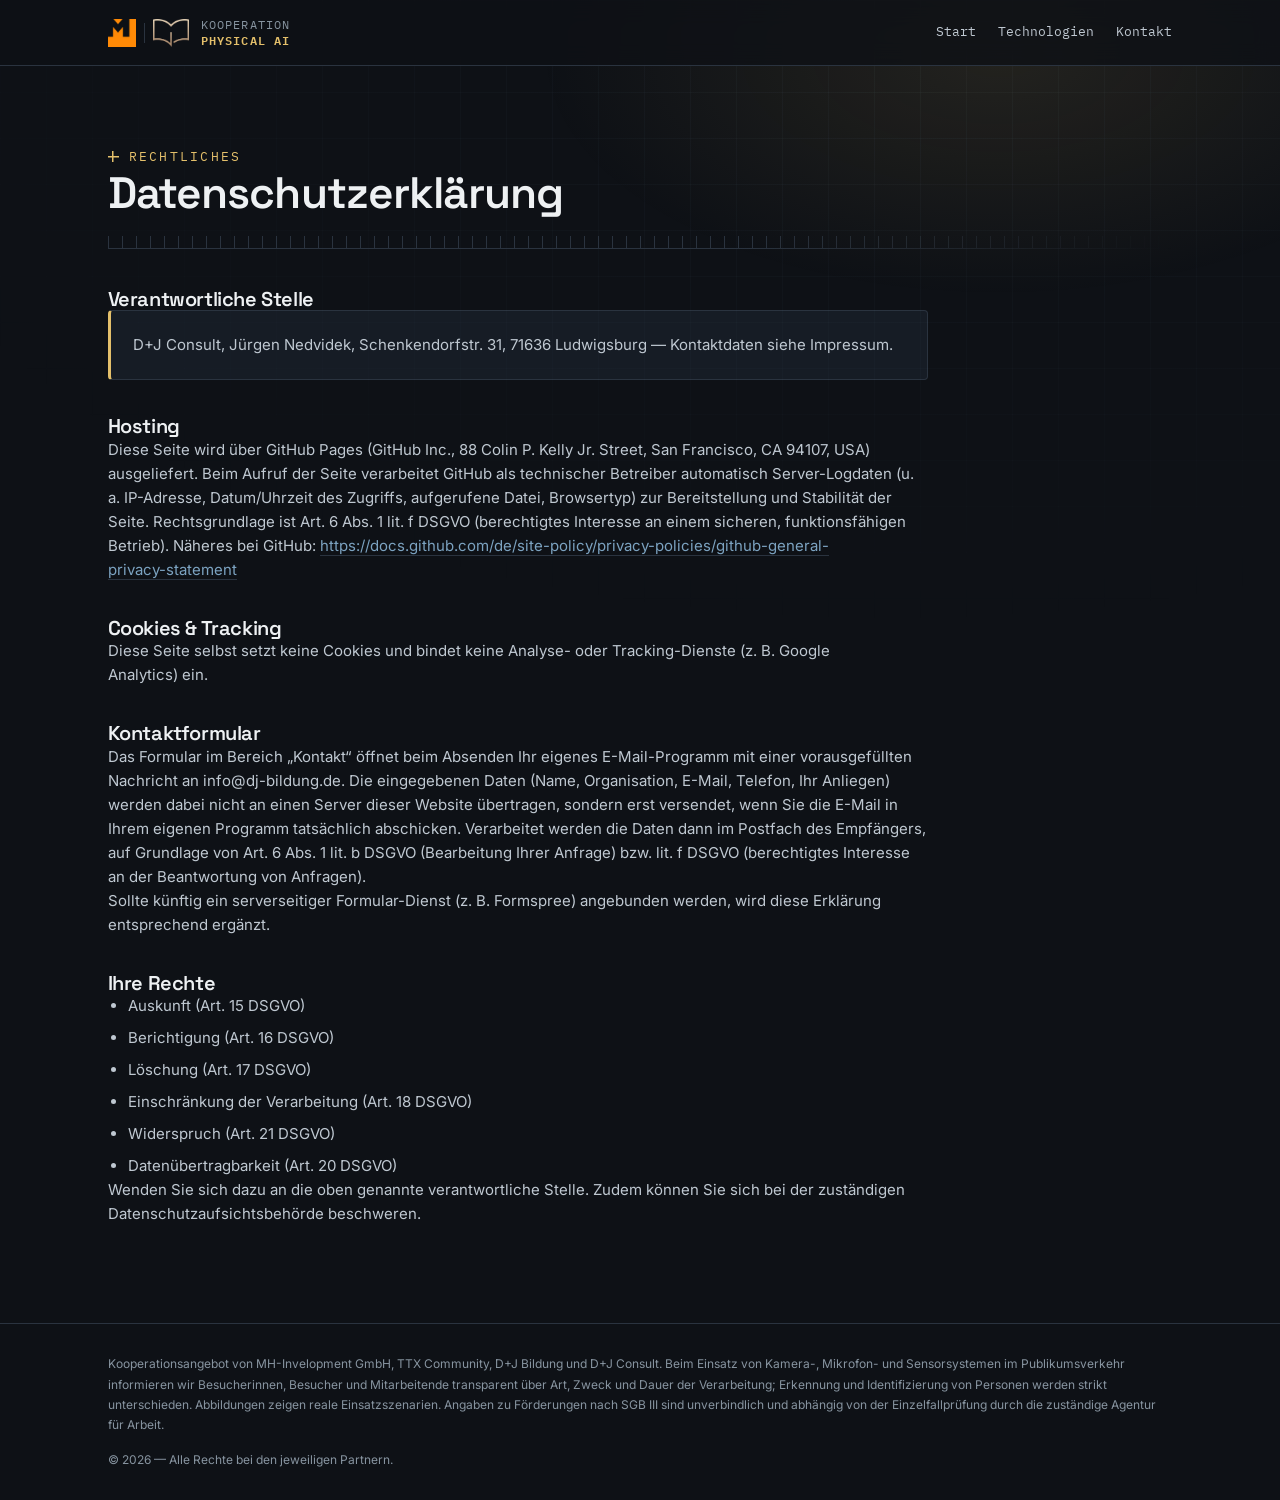
<file: datenschutz.html>
<!DOCTYPE html>
<html lang="de">
<head>
<meta charset="UTF-8">
<meta name="viewport" content="width=device-width, initial-scale=1">
<title>Datenschutz — Physical AI Kooperationslösung</title>
<meta name="description" content="Datenschutzerklärung: verantwortliche Stelle, Hosting, Cookies, Kontaktformular und Ihre Rechte nach DSGVO.">
<meta property="og:title" content="Datenschutz — Physical AI Kooperationslösung">
<meta property="og:type" content="website">
<link rel="preconnect" href="https://fonts.googleapis.com">
<link rel="preconnect" href="https://fonts.gstatic.com" crossorigin>
<link href="https://fonts.googleapis.com/css2?family=Space+Grotesk:wght@400;500;600;700&family=Inter:wght@400;500;600&family=IBM+Plex+Mono:wght@400;500;600&display=swap" rel="stylesheet">
<link rel="stylesheet" href="styles.css">
</head>
<body>
<a class="skip-link" href="#main">Zum Inhalt springen</a>

<header class="legal-header">
  <div class="wrap nav">
    <a class="brand" href="index.html" aria-label="Startseite">
      <span class="brand__logos">
        <img src="assets/logo-mh.png" alt="MH-Invelopment">
        <span class="brand__sep"></span>
        <img src="assets/logo-dj.png" alt="D+J">
      </span>
      <span class="brand__txt">Kooperation<b>Physical AI</b></span>
    </a>
    <nav class="nav__links" aria-label="Navigation">
      <a href="index.html">Start</a>
      <a href="index.html#technologien">Technologien</a>
      <a href="index.html#kontakt">Kontakt</a>
    </nav>
  </div>
</header>

<main id="main" class="legal-page">
  <div class="wrap">
    <span class="eyebrow">Rechtliches</span>
    <h1>Datenschutzerklärung</h1>
    <div class="tickrule" aria-hidden="true"></div>

    <div class="doc">
      <section>
        <h2>Verantwortliche Stelle</h2>
        <div class="legal-block">
          <p>D+J Consult, Jürgen Nedvidek, Schenkendorfstr. 31, 71636 Ludwigsburg — Kontaktdaten siehe Impressum.</p>
        </div>
      </section>

      <section>
        <h2>Hosting</h2>
        <p>Diese Seite wird über GitHub Pages (GitHub Inc., 88 Colin P. Kelly Jr. Street, San Francisco, CA 94107, USA) ausgeliefert. Beim Aufruf der Seite verarbeitet GitHub als technischer Betreiber automatisch Server-Logdaten (u. a. IP-Adresse, Datum/Uhrzeit des Zugriffs, aufgerufene Datei, Browsertyp) zur Bereitstellung und Stabilität der Seite. Rechtsgrundlage ist Art. 6 Abs. 1 lit. f DSGVO (berechtigtes Interesse an einem sicheren, funktionsfähigen Betrieb). Näheres bei GitHub: <a href="https://docs.github.com/de/site-policy/privacy-policies/github-general-privacy-statement" target="_blank" rel="noopener">https://docs.github.com/de/site-policy/privacy-policies/github-general-privacy-statement</a></p>
      </section>

      <section>
        <h2>Cookies &amp; Tracking</h2>
        <p>Diese Seite selbst setzt keine Cookies und bindet keine Analyse- oder Tracking-Dienste (z. B. Google Analytics) ein.</p>
      </section>

      <section>
        <h2>Kontaktformular</h2>
        <p>Das Formular im Bereich „Kontakt“ öffnet beim Absenden Ihr eigenes E-Mail-Programm mit einer vorausgefüllten Nachricht an info@dj-bildung.de. Die eingegebenen Daten (Name, Organisation, E-Mail, Telefon, Ihr Anliegen) werden dabei nicht an einen Server dieser Website übertragen, sondern erst versendet, wenn Sie die E-Mail in Ihrem eigenen Programm tatsächlich abschicken. Verarbeitet werden die Daten dann im Postfach des Empfängers, auf Grundlage von Art. 6 Abs. 1 lit. b DSGVO (Bearbeitung Ihrer Anfrage) bzw. lit. f DSGVO (berechtigtes Interesse an der Beantwortung von Anfragen).</p>
        <p>Sollte künftig ein serverseitiger Formular-Dienst (z. B. Formspree) angebunden werden, wird diese Erklärung entsprechend ergänzt.</p>
      </section>

      <section>
        <h2>Ihre Rechte</h2>
        <ul>
          <li>Auskunft (Art. 15 DSGVO)</li>
          <li>Berichtigung (Art. 16 DSGVO)</li>
          <li>Löschung (Art. 17 DSGVO)</li>
          <li>Einschränkung der Verarbeitung (Art. 18 DSGVO)</li>
          <li>Widerspruch (Art. 21 DSGVO)</li>
          <li>Datenübertragbarkeit (Art. 20 DSGVO)</li>
        </ul>
        <p>Wenden Sie sich dazu an die oben genannte verantwortliche Stelle. Zudem können Sie sich bei der zuständigen Datenschutzaufsichtsbehörde beschweren.</p>
      </section>
    </div>
  </div>
</main>

<footer class="legal-foot">
  <div class="wrap">
    <p>Kooperationsangebot von MH-Invelopment GmbH, TTX Community, D+J Bildung und D+J Consult. Beim Einsatz von Kamera-, Mikrofon- und Sensorsystemen im Publikumsverkehr informieren wir Besucherinnen, Besucher und Mitarbeitende transparent über Art, Zweck und Dauer der Verarbeitung; Erkennung und Identifizierung von Personen werden strikt unterschieden. Abbildungen zeigen reale Einsatzszenarien. Angaben zu Förderungen nach SGB III sind unverbindlich und abhängig von der Einzelfallprüfung durch die zuständige Agentur für Arbeit.</p>
    <p style="margin-top:14px">© 2026 — Alle Rechte bei den jeweiligen Partnern.</p>
  </div>
</footer>
</body>
</html>
</file>
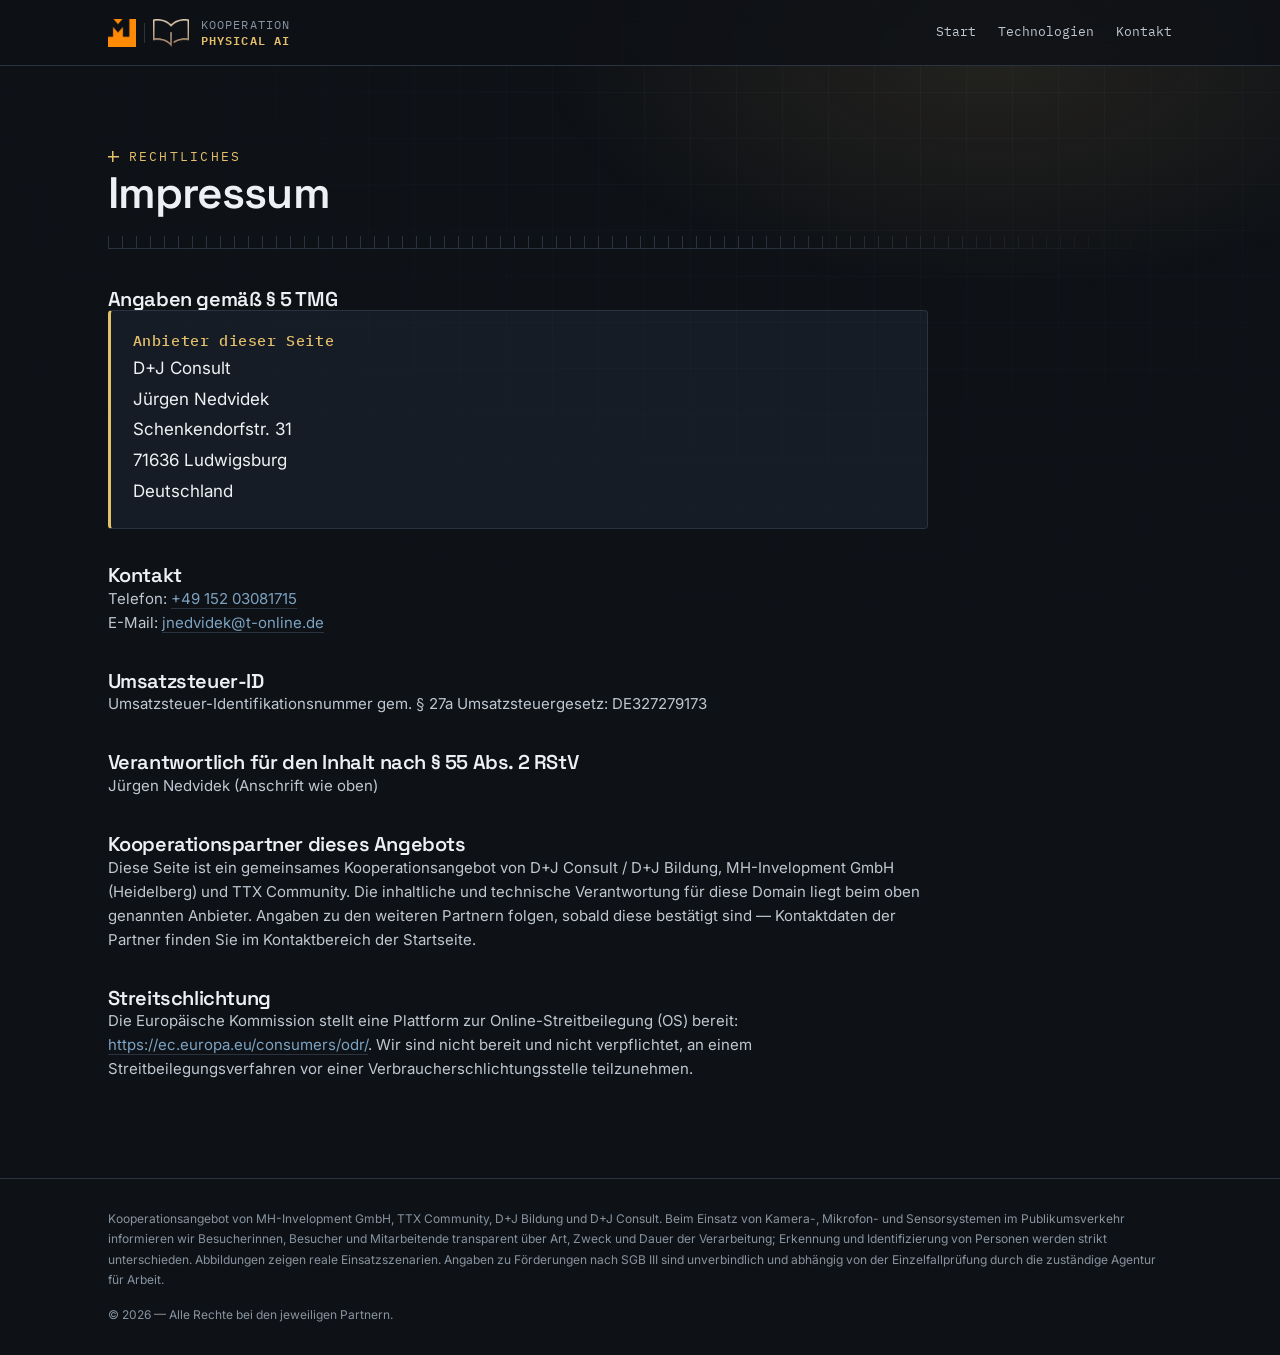
<file: impressum.html>
<!DOCTYPE html>
<html lang="de">
<head>
<meta charset="UTF-8">
<meta name="viewport" content="width=device-width, initial-scale=1">
<title>Impressum — Physical AI Kooperationslösung</title>
<meta name="description" content="Impressum und Anbieterkennzeichnung gemäß § 5 TMG.">
<meta property="og:title" content="Impressum — Physical AI Kooperationslösung">
<meta property="og:type" content="website">
<link rel="preconnect" href="https://fonts.googleapis.com">
<link rel="preconnect" href="https://fonts.gstatic.com" crossorigin>
<link href="https://fonts.googleapis.com/css2?family=Space+Grotesk:wght@400;500;600;700&family=Inter:wght@400;500;600&family=IBM+Plex+Mono:wght@400;500;600&display=swap" rel="stylesheet">
<link rel="stylesheet" href="styles.css">
</head>
<body>
<a class="skip-link" href="#main">Zum Inhalt springen</a>

<header class="legal-header">
  <div class="wrap nav">
    <a class="brand" href="index.html" aria-label="Startseite">
      <span class="brand__logos">
        <img src="assets/logo-mh.png" alt="MH-Invelopment">
        <span class="brand__sep"></span>
        <img src="assets/logo-dj.png" alt="D+J">
      </span>
      <span class="brand__txt">Kooperation<b>Physical AI</b></span>
    </a>
    <nav class="nav__links" aria-label="Navigation">
      <a href="index.html">Start</a>
      <a href="index.html#technologien">Technologien</a>
      <a href="index.html#kontakt">Kontakt</a>
    </nav>
  </div>
</header>

<main id="main" class="legal-page">
  <div class="wrap">
    <span class="eyebrow">Rechtliches</span>
    <h1>Impressum</h1>
    <div class="tickrule" aria-hidden="true"></div>

    <div class="doc">
      <section>
        <h2>Angaben gemäß § 5 TMG</h2>
        <div class="legal-block">
          <h3>Anbieter dieser Seite</h3>
          <address>
            D+J Consult<br>
            Jürgen Nedvidek<br>
            Schenkendorfstr. 31<br>
            71636 Ludwigsburg<br>
            Deutschland
          </address>
        </div>
      </section>

      <section>
        <h2>Kontakt</h2>
        <p>Telefon: <a href="tel:+4915203081715">+49 152 03081715</a><br>
        E-Mail: <a href="mailto:jnedvidek@t-online.de">jnedvidek@t-online.de</a></p>
      </section>

      <section>
        <h2>Umsatzsteuer-ID</h2>
        <p>Umsatzsteuer-Identifikationsnummer gem. § 27a Umsatzsteuergesetz: DE327279173</p>
      </section>

      <section>
        <h2>Verantwortlich für den Inhalt nach § 55 Abs. 2 RStV</h2>
        <p>Jürgen Nedvidek (Anschrift wie oben)</p>
      </section>

      <section>
        <h2>Kooperationspartner dieses Angebots</h2>
        <p>Diese Seite ist ein gemeinsames Kooperationsangebot von D+J Consult / D+J Bildung, MH-Invelopment GmbH (Heidelberg) und TTX Community. Die inhaltliche und technische Verantwortung für diese Domain liegt beim oben genannten Anbieter. Angaben zu den weiteren Partnern folgen, sobald diese bestätigt sind — Kontaktdaten der Partner finden Sie im Kontaktbereich der Startseite.</p>
      </section>

      <section>
        <h2>Streitschlichtung</h2>
        <p>Die Europäische Kommission stellt eine Plattform zur Online-Streitbeilegung (OS) bereit: <a href="https://ec.europa.eu/consumers/odr/" target="_blank" rel="noopener">https://ec.europa.eu/consumers/odr/</a>. Wir sind nicht bereit und nicht verpflichtet, an einem Streitbeilegungsverfahren vor einer Verbraucherschlichtungsstelle teilzunehmen.</p>
      </section>
    </div>
  </div>
</main>

<footer class="legal-foot">
  <div class="wrap">
    <p>Kooperationsangebot von MH-Invelopment GmbH, TTX Community, D+J Bildung und D+J Consult. Beim Einsatz von Kamera-, Mikrofon- und Sensorsystemen im Publikumsverkehr informieren wir Besucherinnen, Besucher und Mitarbeitende transparent über Art, Zweck und Dauer der Verarbeitung; Erkennung und Identifizierung von Personen werden strikt unterschieden. Abbildungen zeigen reale Einsatzszenarien. Angaben zu Förderungen nach SGB III sind unverbindlich und abhängig von der Einzelfallprüfung durch die zuständige Agentur für Arbeit.</p>
    <p style="margin-top:14px">© 2026 — Alle Rechte bei den jeweiligen Partnern.</p>
  </div>
</footer>
</body>
</html>
</file>
<file: styles.css>
/* =========================================================================
   Physical AI — Kooperationslösung
   "Instrument / Kalibrierung" — dark charcoal base + gold lead accent
   Panel-navigation app. Shared by index / impressum / datenschutz.
   ========================================================================= */

/* ---- Design tokens ---------------------------------------------------- */
:root {
  /* Surfaces — near-black charcoal-navy base */
  --paper:    #0E1116;   /* page background            */
  --paper-2:  #12171F;   /* panel alt wash             */
  --paper-3:  #171E27;   /* deeper fill                */
  --card:     #161C25;   /* raised card surface        */
  --card-2:   #1C242F;   /* nested surface             */

  /* Text (light on dark) */
  --ink:      #EEF1F3;   /* primary                    */
  --ink-2:    #BFC8D1;   /* secondary                  */
  --ink-3:    #8794A0;   /* muted / captions           */
  --line:     #2A333F;   /* hairlines                  */
  --line-2:   #222b35;   /* softer hairlines           */

  /* Lead accent — gold */
  --gold:     #E4C06B;
  --gold-2:   #C9A24E;   /* darker gold: borders/hover */
  --gold-dim: rgba(228,192,107,.14);
  --gold-ink: #14100A;   /* text on gold fills         */

  /* Second accents */
  --steel:    #7CA3C1;   /* quiet technical/data accent (lifted for dark) */
  --steel-2:  #5E86A4;
  --signal:   #FF5A2C;   /* RARE — warnings / "verpflichtend" only        */

  --shadow:    0 2px 6px rgba(0,0,0,.35), 0 18px 44px rgba(0,0,0,.42);
  --shadow-lg: 0 4px 10px rgba(0,0,0,.4),  0 30px 70px rgba(0,0,0,.5);

  --font-display: "Space Grotesk", system-ui, sans-serif;
  --font-body:    "Inter", system-ui, sans-serif;
  --font-mono:    "IBM Plex Mono", ui-monospace, "SFMono-Regular", monospace;

  --maxw: 1180px;
  --gutter: clamp(20px, 4.5vw, 60px);
  --top: 66px;              /* top bar height */
  --rail: 84px;            /* left dot rail width (desktop) */
  --radius: 4px;
}

*, *::before, *::after { box-sizing: border-box; }
* { margin: 0; }
html { -webkit-text-size-adjust: 100%; }

body {
  font-family: var(--font-body);
  color: var(--ink);
  background: var(--paper);
  line-height: 1.6;
  font-size: 17px;
  -webkit-font-smoothing: antialiased;
  text-rendering: optimizeLegibility;
}

/* Blueprint grid + gold radial glow on the base */
body::before {
  content: "";
  position: fixed; inset: 0; z-index: 0; pointer-events: none;
  background-image:
    linear-gradient(to right,  rgba(124,163,193,.05) 1px, transparent 1px),
    linear-gradient(to bottom, rgba(124,163,193,.05) 1px, transparent 1px);
  background-size: 46px 46px;
  -webkit-mask-image: radial-gradient(120% 90% at 70% 8%, #000 0%, transparent 70%);
  mask-image: radial-gradient(120% 90% at 70% 8%, #000 0%, transparent 70%);
}
body::after {
  content: "";
  position: fixed; inset: 0; z-index: 0; pointer-events: none;
  background: radial-gradient(60% 45% at 78% 6%, rgba(228,192,107,.10), transparent 60%);
}

img { max-width: 100%; display: block; }
a { color: inherit; text-decoration: none; }

h1, h2, h3, h4 {
  font-family: var(--font-display);
  font-weight: 600; line-height: 1.08; letter-spacing: -0.02em;
  color: var(--ink); text-wrap: balance;
}
p { text-wrap: pretty; }
::selection { background: var(--gold); color: var(--gold-ink); }

:focus-visible { outline: 2px solid var(--gold); outline-offset: 3px; border-radius: 2px; }

.skip-link {
  position: fixed; left: 12px; top: -60px; z-index: 300;
  background: var(--gold); color: var(--gold-ink);
  padding: 10px 16px; border-radius: var(--radius);
  font-family: var(--font-mono); font-size: 13px; transition: top .18s ease;
}
.skip-link:focus { top: 12px; }

.wrap { max-width: var(--maxw); margin-inline: auto; padding-inline: var(--gutter); }

/* ---- Scanner cursor (ambient signature) ------------------------------- */
.scanner {
  position: fixed; top: 0; left: 0; z-index: 250; pointer-events: none;
  width: 26px; height: 26px; margin: -13px 0 0 -13px;
  opacity: 0; transition: opacity .3s ease;
  mix-blend-mode: screen;
}
.scanner.on { opacity: 1; }
.scanner::before, .scanner::after { content: ""; position: absolute; background: var(--gold); }
.scanner::before { left: 50%; top: 0; width: 1px; height: 100%; transform: translateX(-50%); }
.scanner::after  { top: 50%; left: 0; height: 1px; width: 100%; transform: translateY(-50%); }
.scanner i { position: absolute; inset: -18px; border-radius: 50%; background: radial-gradient(circle, rgba(228,192,107,.28), transparent 68%); }

/* ---- Registration / calibration corner marks -------------------------- */
.regmarks { position: absolute; inset: 0; pointer-events: none; }
.regmarks i {
  position: absolute; width: 14px; height: 14px;
  background:
    linear-gradient(var(--gold), var(--gold)) center/100% 1.5px no-repeat,
    linear-gradient(var(--gold), var(--gold)) center/1.5px 100% no-repeat;
  opacity: .8;
}
.regmarks i:nth-child(1){ top:-7px; left:-7px; }
.regmarks i:nth-child(2){ top:-7px; right:-7px; }
.regmarks i:nth-child(3){ bottom:-7px; left:-7px; }
.regmarks i:nth-child(4){ bottom:-7px; right:-7px; }

/* =======================================================================
   APP SHELL — top bar, left dot rail, stage, panels, index overlay
   ======================================================================= */

body.app { height: 100dvh; overflow: hidden; }

/* Top bar */
.topbar {
  position: fixed; inset: 0 0 auto 0; height: var(--top); z-index: 120;
  display: flex; align-items: center; gap: 18px;
  padding-inline: clamp(16px, 3vw, 28px);
  background: color-mix(in srgb, var(--paper) 78%, transparent);
  backdrop-filter: saturate(140%) blur(12px);
  border-bottom: 1px solid var(--line);
}
.brand { display: flex; align-items: center; gap: 12px; margin-right: auto; }
.brand__logos { display: flex; align-items: center; gap: 8px; }
.brand__logos img { height: 28px; width: auto; }
.brand__sep { width: 1px; height: 20px; background: var(--line); }
.brand__txt { font-family: var(--font-mono); font-size: 11.5px; letter-spacing: .1em; text-transform: uppercase; color: var(--ink-3); line-height: 1.3; }
.brand__txt b { color: var(--gold); font-weight: 600; display: block; }

.hud { display: flex; align-items: center; gap: 10px; }
.hud__count { font-family: var(--font-mono); font-size: 13px; letter-spacing: .12em; color: var(--ink-2); min-width: 66px; text-align: center; }
.hud__count b { color: var(--gold); font-weight: 600; }
.navbtn { width: 38px; height: 38px; display: inline-grid; place-items: center; border: 1px solid var(--line); background: var(--card); color: var(--ink); border-radius: var(--radius); cursor: pointer; transition: border-color .16s ease, color .16s ease, background .16s ease; }
.navbtn:hover:not(:disabled) { border-color: var(--gold); color: var(--gold); }
.navbtn:disabled { opacity: .32; cursor: default; }
.navbtn svg { width: 16px; height: 16px; }
.indexbtn { display: inline-flex; align-items: center; gap: 9px; font-family: var(--font-mono); font-size: 13px; letter-spacing: .04em; padding: 9px 14px; border: 1px solid var(--line); background: var(--card); color: var(--ink); border-radius: var(--radius); cursor: pointer; transition: border-color .16s ease, color .16s ease; }
.indexbtn:hover { border-color: var(--gold); color: var(--gold); }
.indexbtn .bars { display: inline-flex; flex-direction: column; gap: 3px; }
.indexbtn .bars span { width: 15px; height: 1.6px; background: currentColor; }

/* Left dot rail */
.rail {
  position: fixed; top: var(--top); left: 0; bottom: 0; width: var(--rail); z-index: 90;
  display: flex; flex-direction: column; align-items: center; justify-content: center;
  gap: 4px; border-right: 1px solid var(--line);
  background: linear-gradient(to right, rgba(0,0,0,.2), transparent);
}
.rail__dot { position: relative; display: flex; align-items: center; padding: 8px; background: none; border: 0; cursor: pointer; }
.rail__dot .mk { width: 9px; height: 9px; transform: rotate(45deg); border: 1px solid var(--ink-3); background: transparent; transition: all .2s ease; }
.rail__dot:hover .mk { border-color: var(--gold); }
.rail__dot[aria-current="true"] .mk { background: var(--gold); border-color: var(--gold); box-shadow: 0 0 10px rgba(228,192,107,.6); }
.rail__dot .tip {
  position: absolute; left: 100%; top: 50%; transform: translate(0,-50%);
  white-space: nowrap; pointer-events: none; opacity: 0;
  background: var(--card); border: 1px solid var(--line); border-left: 2px solid var(--gold);
  padding: 8px 12px; border-radius: var(--radius);
  font-family: var(--font-mono); font-size: 12px; color: var(--ink);
  transition: opacity .18s ease, transform .18s ease; box-shadow: var(--shadow);
}
.rail__dot .tip b { color: var(--gold); margin-right: 8px; }
.rail__dot:hover .tip, .rail__dot:focus-visible .tip { opacity: 1; transform: translate(6px,-50%); }

/* Stage + panels */
.stage { position: fixed; top: var(--top); left: 0; right: 0; bottom: 0; overflow: hidden; }
@media (min-width: 1024px){ .stage { left: var(--rail); } }

.panel {
  position: absolute; inset: 0; overflow-y: auto; overflow-x: hidden; display: flex;
  opacity: 0; visibility: hidden; transform: translateY(26px) scale(.995);
  transition: opacity .5s cubic-bezier(.2,.7,.2,1), transform .5s cubic-bezier(.2,.7,.2,1), visibility 0s linear .5s;
  scrollbar-width: thin; scrollbar-color: var(--line) transparent;
}
.panel::-webkit-scrollbar { width: 10px; }
.panel::-webkit-scrollbar-thumb { background: var(--line); border-radius: 10px; border: 3px solid var(--paper); }
.panel.is-active { opacity: 1; visibility: visible; transform: none; transition: opacity .55s cubic-bezier(.2,.7,.2,1), transform .55s cubic-bezier(.2,.7,.2,1); z-index: 2; }
.panel.is-prev { transform: translateY(-26px) scale(.995); }

.panel__inner {
  width: 100%; max-width: var(--maxw); margin-inline: auto; min-height: 100%;
  display: flex; flex-direction: column; justify-content: safe center;
  padding: clamp(28px, 4vw, 56px) var(--gutter);
}

/* Index overlay */
.indexview { position: fixed; inset: 0; z-index: 200; background: color-mix(in srgb, var(--paper) 94%, transparent); backdrop-filter: blur(8px); display: grid; place-items: center; padding: var(--gutter); opacity: 0; visibility: hidden; transition: opacity .3s ease, visibility 0s linear .3s; }
.indexview.open { opacity: 1; visibility: visible; transition: opacity .3s ease; }
.indexview__close { position: absolute; top: 18px; right: 22px; width: 44px; height: 44px; border: 1px solid var(--line); background: var(--card); color: var(--ink); border-radius: var(--radius); cursor: pointer; font-size: 20px; }
.indexview__close:hover { border-color: var(--gold); color: var(--gold); }
.indexgrid { width: min(760px, 100%); }
.indexgrid h2 { font-size: 20px; margin-bottom: 20px; }
.indexgrid h2 span { font-family: var(--font-mono); color: var(--gold); font-size: 13px; }
.indexgrid ol { list-style: none; display: grid; grid-template-columns: 1fr 1fr; gap: 10px; }
.indexlink { display: flex; align-items: baseline; gap: 14px; width: 100%; padding: 14px 16px; border: 1px solid var(--line); background: var(--card); border-radius: var(--radius); cursor: pointer; text-align: left; color: var(--ink); transition: border-color .16s ease, transform .16s ease; }
.indexlink:hover { border-color: var(--gold); transform: translateX(3px); }
.indexlink .n { font-family: var(--font-mono); font-size: 13px; color: var(--gold); }
.indexlink .t { font-family: var(--font-display); font-size: 16px; }
.indexlink[aria-current="true"] { border-left: 2px solid var(--gold); }

/* Mobile progress bar */
.progressbar { position: fixed; left: 0; right: 0; bottom: 0; height: 3px; z-index: 110; background: var(--line-2); display: none; }
.progressbar span { display: block; height: 100%; background: var(--gold); width: 0; transition: width .4s ease; }

/* =======================================================================
   SHARED CONTENT COMPONENTS
   ======================================================================= */

.eyebrow { font-family: var(--font-mono); font-size: 12.5px; letter-spacing: .18em; text-transform: uppercase; color: var(--gold); display: inline-flex; align-items: center; gap: 10px; }
.eyebrow::before { content: ""; width: 11px; height: 11px; flex: 0 0 auto; background: linear-gradient(var(--gold), var(--gold)) center/100% 1.5px no-repeat, linear-gradient(var(--gold), var(--gold)) center/1.5px 100% no-repeat; }

.sect-head { max-width: 780px; margin-bottom: clamp(28px, 3.4vw, 46px); }
.sect-head h2 { font-size: clamp(26px, 3.9vw, 44px); margin-top: 16px; }
.sect-head .lead { margin-top: 16px; font-size: clamp(15px, 1.55vw, 18px); color: var(--ink-2); max-width: 64ch; }

.tickrule { height: 13px; margin: 18px 0 0; background-image: repeating-linear-gradient(to right, var(--line) 0 1px, transparent 1px 14px); border-bottom: 1px solid var(--line); -webkit-mask-image: linear-gradient(to right, #000 60%, transparent); mask-image: linear-gradient(to right, #000 60%, transparent); }

.idx { font-family: var(--font-mono); font-size: 13px; letter-spacing: .1em; color: var(--gold); font-weight: 500; }

/* Buttons */
.btn { display: inline-flex; align-items: center; gap: 10px; font-family: var(--font-mono); font-size: 14px; letter-spacing: .02em; padding: 13px 20px; border-radius: var(--radius); border: 1.5px solid transparent; cursor: pointer; line-height: 1; white-space: nowrap; transition: transform .15s ease, background .18s ease, color .18s ease, border-color .18s ease; }
.btn:active { transform: translateY(1px); }
.btn--primary { background: var(--gold); color: var(--gold-ink); font-weight: 500; }
.btn--primary:hover { background: #efce7f; }
.btn--ghost { background: transparent; color: var(--ink); border-color: var(--line); }
.btn--ghost:hover { border-color: var(--gold); color: var(--gold); }
.btn .arw { transition: transform .18s ease; }
.btn:hover .arw { transform: translateX(3px); }

/* ---- HERO ------------------------------------------------------------- */
.hero__grid { display: grid; grid-template-columns: minmax(0, 1fr) min(32vw, 420px); gap: clamp(28px, 4vw, 56px); align-items: center; }
.hero__copy { min-width: 0; }
.hero__viz { width: 100%; }
.viewport-wrap { width: 100%; }
.hero h1 { font-size: clamp(32px, 5vw, 58px); margin-top: 18px; letter-spacing: -0.03em; }
.hero h1 .hl { color: var(--gold); }
.hero__sub { margin-top: 22px; font-size: clamp(15px, 1.6vw, 18px); color: var(--ink-2); max-width: 52ch; }
.hero__cta { margin-top: 28px; display: flex; flex-wrap: wrap; gap: 12px; }
.hero__features { margin-top: clamp(26px, 3vw, 40px); border-top: 1px solid var(--line); border-bottom: 1px solid var(--line); display: grid; grid-template-columns: repeat(5, 1fr); }
.hero__features li { list-style: none; padding: 16px 14px; font-family: var(--font-mono); font-size: 12px; letter-spacing: .03em; color: var(--ink-2); border-left: 1px solid var(--line-2); display: flex; align-items: center; gap: 9px; }
.hero__features li:first-child { border-left: 0; }
.hero__features li::before { content: ""; width: 7px; height: 7px; flex: 0 0 auto; background: var(--gold); transform: rotate(45deg); }

/* Instrument viewport (tilts with mouse) */
.viewport-wrap { perspective: 1100px; }
.viewport { position: relative; border: 1px solid var(--line); background: var(--card); padding: 10px; box-shadow: var(--shadow-lg); transform-style: preserve-3d; transition: transform .18s ease-out; will-change: transform; }
.viewport__inner { position: relative; overflow: hidden; background: #0b0e12; aspect-ratio: 648 / 1000; }
.viewport__inner img { width: 100%; height: 100%; object-fit: cover; filter: saturate(1.03) contrast(1.05) brightness(.98); transform: translateZ(0) scale(1.06); transition: transform .3s ease; }
.viewport__mark { position: absolute; width: 20px; height: 20px; z-index: 3; border: 1.5px solid var(--gold); }
.viewport__mark--tl { top: 6px; left: 6px; border-right: 0; border-bottom: 0; }
.viewport__mark--tr { top: 6px; right: 6px; border-left: 0; border-bottom: 0; }
.viewport__mark--bl { bottom: 6px; left: 6px; border-right: 0; border-top: 0; }
.viewport__mark--br { bottom: 6px; right: 6px; border-left: 0; border-top: 0; }
.viewport__hud { position: absolute; left: 10px; bottom: 10px; right: 10px; z-index: 4; display: flex; justify-content: space-between; align-items: end; gap: 12px; font-family: var(--font-mono); font-size: 11px; letter-spacing: .05em; color: #fff; }
.viewport__hud .cap { background: rgba(8,10,14,.62); backdrop-filter: blur(4px); padding: 8px 10px; border-left: 2px solid var(--gold); max-width: 62%; line-height: 1.35; }
.viewport__hud .rec { display: inline-flex; align-items: center; gap: 6px; background: rgba(8,10,14,.62); padding: 6px 9px; }
.viewport__hud .rec::before { content: ""; width: 8px; height: 8px; border-radius: 50%; background: var(--signal); animation: blink 1.6s steps(1) infinite; }
.viewport__scan { position: absolute; left: 0; right: 0; top: 0; height: 2px; z-index: 2; background: linear-gradient(90deg, transparent, var(--gold), transparent); box-shadow: 0 0 12px rgba(228,192,107,.7); opacity: 0; animation: scan 6s ease-in-out infinite; }
@keyframes scan { 0%{top:0;opacity:0} 8%{opacity:.95} 50%{top:100%;opacity:.95} 58%{opacity:0} 100%{top:0;opacity:0} }
@keyframes blink { 0%,50%{opacity:1} 51%,100%{opacity:.15} }

/* Hero hotspots (reveal real SIEHT/HÖRT/SPRICHT) — eigene, ungeclippte Ebene
   ueber .viewport__inner (das clippt das Foto und wuerde sonst auch die Popups
   abschneiden, siehe Fix vom 5.8.2026). */
.viewport__hotspots { position: absolute; inset: 10px; z-index: 5; pointer-events: none; transform: translateZ(2px); }
.hotspot { position: absolute; z-index: 6; pointer-events: auto; width: 34px; height: 34px; border-radius: 50%; border: 1.5px solid var(--gold); background: rgba(228,192,107,.12); cursor: pointer; transform: translate(-50%, -50%); padding: 0; }
.hotspot::after { content: ""; position: absolute; inset: -6px; border-radius: 50%; border: 1px solid rgba(228,192,107,.5); animation: ping 2.4s ease-out infinite; }
.hotspot .dot { position: absolute; inset: 0; margin: auto; width: 6px; height: 6px; background: var(--gold); border-radius: 50%; }
.hotspot__pop { position: absolute; left: 50%; bottom: calc(100% + 12px); transform: translateX(-50%) translateY(6px); width: 220px; background: var(--card); border: 1px solid var(--gold-2); border-radius: var(--radius); padding: 14px; opacity: 0; visibility: hidden; transition: opacity .2s ease, transform .2s ease; box-shadow: var(--shadow); text-align: left; z-index: 7; }
.hotspot:hover .hotspot__pop, .hotspot:focus-visible .hotspot__pop { opacity: 1; visibility: visible; transform: translateX(-50%) translateY(0); }
.hotspot__pop .k { font-family: var(--font-mono); font-size: 11px; letter-spacing: .14em; color: var(--gold); text-transform: uppercase; }
.hotspot__pop h4 { font-size: 14px; margin: 5px 0 6px; }
.hotspot__pop p { font-size: 12.5px; color: var(--ink-2); line-height: 1.5; }
.hs1 { top: 30%; left: 20%; }
.hs2 { top: 52%; left: 15%; }
.hs3 { top: 72%; left: 26%; }
@keyframes ping { 0%{transform:scale(1);opacity:.8} 100%{transform:scale(1.8);opacity:0} }

/* ---- Cards / grids ---------------------------------------------------- */
.card { background: var(--card); border: 1px solid var(--line); border-radius: var(--radius); padding: 22px; position: relative; transition: transform .2s ease, box-shadow .2s ease, border-color .2s ease; }
.card:hover { transform: translateY(-3px); box-shadow: var(--shadow); border-color: var(--gold-2); }
.card h3 { font-size: 19px; }
.grid { display: grid; gap: 18px; }
.grid-2 { grid-template-columns: repeat(2,1fr); }
.grid-3 { grid-template-columns: repeat(3,1fr); }
.grid-4 { grid-template-columns: repeat(4,1fr); }

/* Partner */
.partner { background: var(--card); border: 1px solid var(--line); border-top: 2px solid var(--steel); border-radius: var(--radius); padding: 22px; display: flex; flex-direction: column; gap: 12px; transition: transform .2s ease, box-shadow .2s ease; }
.partner:hover { transform: translateY(-3px); box-shadow: var(--shadow); }
.partner__top { display: flex; align-items: center; justify-content: space-between; gap: 12px; min-height: 42px; }
.partner__logo { height: 38px; width: auto; }
.partner__wordmark { font-family: var(--font-display); font-weight: 600; font-size: 22px; color: var(--steel); }
.partner__role { font-family: var(--font-mono); font-size: 11px; letter-spacing: .12em; text-transform: uppercase; color: var(--gold); text-align: right; }
.partner h3 { font-size: 18px; }
.partner__claim { font-family: var(--font-mono); font-size: 12.5px; color: var(--ink-3); }
.partner p { color: var(--ink-2); font-size: 15px; }

/* Challenges */
.chal { background: var(--card); border: 1px solid var(--line); border-radius: var(--radius); padding: 24px; }
.chal__head { display: flex; gap: 14px; align-items: baseline; margin-bottom: 10px; }
.chal h3 { font-size: 20px; }
.chal > p { color: var(--ink-2); font-size: 15px; }
.chal__ex { list-style: none; margin-top: 16px; border-top: 1px solid var(--line-2); }
.chal__ex li { padding: 12px 0; border-bottom: 1px solid var(--line-2); font-size: 14px; color: var(--ink-2); }
.chal__ex li:last-child { border-bottom: 0; }
.chal__ex .tag { font-family: var(--font-mono); font-size: 10.5px; letter-spacing: .12em; color: var(--steel); display: block; margin-bottom: 3px; }

/* Senses */
.sense { border: 1px solid var(--line); border-radius: var(--radius); padding: 24px; background: var(--card); }
.sense__k { font-family: var(--font-mono); font-size: 13px; letter-spacing: .18em; color: var(--gold); display: flex; align-items: center; gap: 10px; }
.sense__icon { width: 32px; height: 32px; margin-bottom: 14px; color: var(--gold); }
.sense h3 { font-size: 18px; margin: 8px 0; }
.sense p { color: var(--ink-2); font-size: 14.5px; }

/* ---- Use cases -------------------------------------------------------- */
.uc__tabs { display: flex; flex-wrap: wrap; gap: 8px; margin-bottom: 22px; }
.uc__tab { font-family: var(--font-mono); font-size: 12.5px; letter-spacing: .04em; padding: 10px 14px; border: 1px solid var(--line); background: var(--card); border-radius: var(--radius); color: var(--ink-2); cursor: pointer; transition: all .16s ease; }
.uc__tab:hover { border-color: var(--gold-2); color: var(--ink); }
.uc__tab[aria-selected="true"] { background: var(--gold); color: var(--gold-ink); border-color: var(--gold); }
.uc__panel { display: none; }
.uc__panel.is-active { display: block; }
.uc__full { display: grid; grid-template-columns: 1fr 1fr; gap: clamp(22px, 3vw, 40px); align-items: start; }
.uc__scene { font-family: var(--font-mono); font-size: 12px; letter-spacing: .12em; text-transform: uppercase; color: var(--steel); }
.uc__full h3 { font-size: clamp(22px, 2.8vw, 32px); margin: 10px 0 14px; }
.uc__full > div > p { color: var(--ink-2); }
.uc__caps { list-style: none; margin-top: 20px; display: grid; gap: 10px; }
.uc__caps li { display: grid; grid-template-columns: 104px 1fr; gap: 14px; padding: 11px 0; border-top: 1px solid var(--line-2); font-size: 14.5px; color: var(--ink-2); }
.uc__caps .k { font-family: var(--font-mono); font-size: 11.5px; letter-spacing: .1em; color: var(--gold); padding-top: 2px; }

.dialog { background: var(--card); border: 1px solid var(--line); border-radius: var(--radius); padding: 20px; cursor: default; }
.dialog__hd { font-family: var(--font-mono); font-size: 11px; letter-spacing: .1em; text-transform: uppercase; color: var(--ink-3); padding-bottom: 12px; margin-bottom: 4px; border-bottom: 1px solid var(--line-2); display: flex; align-items: center; justify-content: space-between; gap: 8px; }
.dialog__hd .hint { color: var(--gold); font-size: 10px; }
.turn { padding: 13px 0; border-bottom: 1px solid var(--line-2); }
.turn:last-child { border-bottom: 0; }
.turn__who { font-family: var(--font-mono); font-size: 11px; letter-spacing: .1em; text-transform: uppercase; display: inline-flex; align-items: center; gap: 8px; margin-bottom: 6px; }
.turn--bot .turn__who { color: var(--gold); }
.turn--human .turn__who { color: var(--steel); }
.turn__who::before { content: ""; width: 7px; height: 7px; background: currentColor; }
.turn--human { padding-left: 22px; }
.turn p { font-size: 15px; color: var(--ink); }
.turn .stage-dir { display: block; margin-top: 5px; font-size: 13px; color: var(--ink-3); font-style: italic; }
.turn[data-type] { opacity: 0; }
.turn.tw-show { opacity: 1; }
.tw-caret::after { content: "▋"; color: var(--gold); animation: caret .9s steps(1) infinite; margin-left: 1px; }
@keyframes caret { 0%,50%{opacity:1} 51%,100%{opacity:0} }

.ucmini { background: var(--card); border: 1px solid var(--line); border-radius: var(--radius); padding: 22px; display: flex; flex-direction: column; gap: 8px; }
.ucmini h4 { font-size: 17px; }
.ucmini .scene { font-family: var(--font-mono); font-size: 11px; letter-spacing: .08em; color: var(--steel); }
.ucmini p { font-size: 14.5px; color: var(--ink-2); }

/* Tags */
.tags { display: flex; flex-wrap: wrap; gap: 6px; margin-top: 4px; }
.tag-chip { font-family: var(--font-mono); font-size: 10.5px; letter-spacing: .06em; padding: 4px 9px; border: 1px solid var(--line); border-radius: 2px; color: var(--steel); background: var(--paper-2); }

/* Fields */
.field h3 { font-size: 17px; }
.field p { font-size: 14px; color: var(--ink-2); }
.branchrow { margin-top: 28px; padding-top: 20px; border-top: 1px solid var(--line); }
.branchrow .lbl { font-family: var(--font-mono); font-size: 12px; letter-spacing: .08em; color: var(--ink-3); display: block; margin-bottom: 12px; }
.branchrow .items { display: flex; flex-wrap: wrap; gap: 8px; }
.branchrow .items span { font-family: var(--font-mono); font-size: 12.5px; padding: 7px 12px; background: var(--card); border: 1px solid var(--line); border-radius: var(--radius); }

/* ---- Tech comparison (interactive selector) --------------------------- */
.techsel { display: grid; grid-template-columns: 300px 1fr; gap: clamp(20px,3vw,40px); align-items: start; }
.techsel__list { display: grid; gap: 8px; }
.techsel__opt { display: flex; align-items: center; gap: 14px; width: 100%; text-align: left; padding: 14px 16px; border: 1px solid var(--line); background: var(--card); border-radius: var(--radius); color: var(--ink-2); cursor: pointer; transition: all .18s ease; }
.techsel__opt:hover { border-color: var(--gold-2); color: var(--ink); }
.techsel__opt[aria-selected="true"] { border-color: var(--gold); background: linear-gradient(90deg, var(--gold-dim), transparent); color: var(--ink); box-shadow: inset 2px 0 0 var(--gold); }
.techsel__opt .n { font-family: var(--font-mono); font-size: 12px; color: var(--gold); }
.techsel__opt .nm { font-family: var(--font-display); font-weight: 500; font-size: 15px; }
.techsel__stage { border: 1px solid var(--line); border-radius: var(--radius); background: var(--card); padding: clamp(22px,2.6vw,30px); position: relative; min-height: 340px; }
.techsel__view { display: none; }
.techsel__view.is-active { display: grid; grid-template-columns: 150px 1fr; gap: 26px; animation: techin .4s cubic-bezier(.2,.7,.2,1); }
@keyframes techin { from { opacity: 0; transform: translateX(14px); } to { opacity: 1; transform: none; } }
.techsel__silo { color: var(--gold); }
.techsel__silo svg { width: 100%; height: auto; }
.techsel__silo svg .draw { stroke-dasharray: 220; stroke-dashoffset: 220; animation: draw 1.1s ease forwards .1s; }
@keyframes draw { to { stroke-dashoffset: 0; } }
.techsel__body h3 { font-size: clamp(20px,2.4vw,26px); }
.techsel__lead { color: var(--ink-2); font-size: 15px; margin: 8px 0 16px; }
.techsel__spec { display: grid; gap: 10px; }
.techsel__spec .row { display: grid; grid-template-columns: 128px 1fr; gap: 12px; align-items: start; }
.techsel__spec .k { font-family: var(--font-mono); font-size: 10.5px; letter-spacing: .08em; text-transform: uppercase; color: var(--steel); padding-top: 2px; }
.techsel__spec .v { font-size: 14px; color: var(--ink-2); }
.techsel__ex { margin-top: 16px; font-size: 14px; color: var(--ink); background: var(--paper-2); border-left: 2px solid var(--gold); padding: 12px 14px; border-radius: 2px; }
.techsel__ex .k { font-family: var(--font-mono); font-size: 10.5px; letter-spacing: .1em; color: var(--gold); display: block; margin-bottom: 5px; }
.tech__closing { margin-top: 24px; padding: 22px 24px; border-radius: var(--radius); background: var(--card-2); color: var(--ink); font-size: clamp(15px,1.7vw,19px); font-family: var(--font-display); line-height: 1.4; border-left: 3px solid var(--gold); }

/* ---- Architecture ----------------------------------------------------- */
.stack { display: grid; gap: 12px; max-width: 880px; }
.layer { border: 1px solid var(--line); border-radius: var(--radius); padding: 20px; background: var(--card); position: relative; transition: border-color .2s ease, transform .2s ease; }
.layer:hover { border-color: var(--gold-2); transform: translateX(4px); }
.layer__n { font-family: var(--font-mono); font-size: 12px; color: var(--gold); letter-spacing: .1em; }
.layer h3 { font-size: 19px; margin: 6px 0 12px; }
.layer .chips { display: flex; flex-wrap: wrap; gap: 8px; }
.layer .chips span { font-family: var(--font-mono); font-size: 12px; padding: 6px 11px; border: 1px solid var(--line); border-radius: 2px; color: var(--ink-2); }
.layer__flow { text-align: center; color: var(--gold); font-size: 16px; line-height: 1; letter-spacing: 4px; }
.archvals { margin-top: 24px; display: flex; flex-wrap: wrap; gap: 10px 18px; }
.archvals span { font-family: var(--font-mono); font-size: 12.5px; color: var(--ink-2); display: inline-flex; align-items: center; gap: 8px; }
.archvals span::before { content: "+"; color: var(--gold); font-weight: 700; }

/* ---- Governance (stepper) --------------------------------------------- */
.gov4 { display: grid; grid-template-columns: repeat(4,1fr); gap: 12px; }
.gov4 .lvl { border: 1px solid var(--line); border-radius: var(--radius); padding: 20px; background: var(--card); }
.gov4 .lvl .k { font-family: var(--font-mono); font-size: 12px; letter-spacing: .12em; color: var(--gold); }
.gov4 .lvl p { font-size: 14px; color: var(--ink-2); margin-top: 10px; }

.autostep { margin-top: 28px; border: 1px solid var(--line); border-radius: var(--radius); background: var(--card); padding: clamp(22px,2.6vw,30px); }
.autostep__cap { font-family: var(--font-display); font-weight: 600; font-size: 20px; margin-bottom: 20px; }
.autostep__track { display: grid; grid-template-columns: repeat(5,1fr); gap: 0; position: relative; margin: 0 6px 26px; }
.autostep__track::before { content: ""; position: absolute; left: 6%; right: 6%; top: 13px; height: 2px; background: var(--line); }
.autostep__track .fill { position: absolute; left: 6%; top: 13px; height: 2px; background: var(--gold); transition: width .35s cubic-bezier(.2,.7,.2,1); box-shadow: 0 0 8px rgba(228,192,107,.6); }
.autonode { position: relative; display: flex; flex-direction: column; align-items: center; gap: 10px; background: none; border: 0; cursor: pointer; padding: 0; z-index: 2; }
.autonode .pt { width: 28px; height: 28px; border-radius: 50%; border: 2px solid var(--line); background: var(--paper); display: grid; place-items: center; font-family: var(--font-mono); font-size: 13px; color: var(--ink-3); transition: all .25s ease; }
.autonode .lb { font-family: var(--font-mono); font-size: 11px; letter-spacing: .04em; color: var(--ink-3); text-align: center; transition: color .2s ease; max-width: 92px; }
.autonode:hover .pt { border-color: var(--gold-2); }
.autonode[aria-selected="true"] .pt { border-color: var(--gold); background: var(--gold); color: var(--gold-ink); transform: scale(1.12); box-shadow: 0 0 14px rgba(228,192,107,.5); }
.autonode[aria-selected="true"] .lb { color: var(--gold); }
.autostep__detail { border-top: 1px solid var(--line-2); padding-top: 22px; display: grid; grid-template-columns: auto 1fr auto; gap: 22px; align-items: center; min-height: 96px; }
.autostep__detail .big { font-family: var(--font-display); font-weight: 700; font-size: clamp(34px,5vw,56px); color: var(--gold); line-height: 1; }
.autostep__detail .nm { font-family: var(--font-display); font-weight: 600; font-size: 22px; }
.autostep__detail .ds { color: var(--ink-2); font-size: 15px; margin-top: 6px; }
.autostep__detail .exbox { text-align: right; }
.autostep__detail .exbox .k { font-family: var(--font-mono); font-size: 10.5px; letter-spacing: .1em; color: var(--steel); display: block; }
.autostep__detail .exbox .v { font-family: var(--font-mono); font-size: 13.5px; color: var(--ink); }
.autostep__detail .mid { animation: fadeup .35s ease; }
@keyframes fadeup { from{opacity:0;transform:translateY(6px)} to{opacity:1;transform:none} }
.autonote { margin-top: 16px; color: var(--ink-2); font-size: 14px; max-width: 76ch; }

.checks { margin-top: 26px; display: grid; grid-template-columns: 1fr 1fr; gap: 18px; }
.checkcard { border: 1px solid var(--line); border-radius: var(--radius); padding: 24px; background: var(--card); }
.checkcard h3 { font-size: 17px; margin-bottom: 14px; display: flex; align-items: center; gap: 10px; }
.checkcard ul { list-style: none; display: grid; gap: 11px; }
.checkcard li { position: relative; padding-left: 26px; font-size: 14px; color: var(--ink-2); }
.checkcard li::before { content: ""; position: absolute; left: 0; top: 5px; width: 12px; height: 8px; border-left: 2px solid var(--gold); border-bottom: 2px solid var(--gold); transform: rotate(-45deg); }

/* ---- Qualification ---------------------------------------------------- */
.prog { border: 1px solid var(--line); border-radius: var(--radius); padding: 22px; background: var(--card); display: flex; flex-direction: column; gap: 11px; transition: transform .2s ease, box-shadow .2s ease; }
.prog:hover { transform: translateY(-3px); box-shadow: var(--shadow); }
.prog h3 { font-size: 17px; }
.prog p { font-size: 14px; color: var(--ink-2); }
.badge { align-self: flex-start; font-family: var(--font-mono); font-size: 10.5px; letter-spacing: .1em; background: var(--signal); color: #fff; padding: 4px 9px; border-radius: 2px; }
.certbox { margin-top: 24px; border: 1.5px solid var(--gold-2); border-radius: var(--radius); background: var(--card); overflow: hidden; }
.certbox__hd { background: linear-gradient(90deg, var(--gold-dim), transparent); color: var(--gold); padding: 16px 22px; font-family: var(--font-display); font-weight: 600; font-size: 18px; border-bottom: 1px solid var(--line); }
.certbox__body { display: grid; grid-template-columns: repeat(2,1fr); }
.certbox dl { margin: 0; }
.certbox .row { display: grid; grid-template-columns: 158px 1fr; gap: 12px; padding: 13px 22px; border-bottom: 1px solid var(--line-2); }
.certbox dt { font-family: var(--font-mono); font-size: 11px; letter-spacing: .08em; text-transform: uppercase; color: var(--ink-3); }
.certbox dd { margin: 0; font-size: 14px; color: var(--ink); }
.certbox .row--wide { grid-column: 1 / -1; }
.funding { margin-top: 24px; display: grid; grid-template-columns: repeat(3,1fr); gap: 14px; }
.fund { border: 1px solid var(--line); border-left: 3px solid var(--gold); border-radius: var(--radius); padding: 20px; background: var(--card); }
.fund .par { font-family: var(--font-mono); font-size: 13px; color: var(--gold); }
.fund h4 { font-size: 15px; margin: 6px 0 8px; }
.fund p { font-size: 14px; color: var(--ink-2); }
.fundnote { margin-top: 18px; color: var(--ink-2); font-size: 14px; max-width: 82ch; }

/* ---- Process ---------------------------------------------------------- */
.steps { display: grid; grid-template-columns: repeat(4,1fr); gap: 14px; }
.step { border: 1px solid var(--line); border-top: 2px solid var(--gold); border-radius: var(--radius); padding: 22px; background: var(--card); }
.step__n { font-family: var(--font-mono); font-size: 26px; font-weight: 600; color: var(--gold); letter-spacing: -.02em; }
.step h3 { font-size: 17px; margin: 6px 0 10px; }
.step p { font-size: 14px; color: var(--ink-2); }
.step__crit { list-style: none; margin-top: 14px; display: grid; gap: 7px; }
.step__crit li { font-family: var(--font-mono); font-size: 12px; color: var(--steel); display: flex; gap: 8px; }
.step__crit li::before { content: "—"; color: var(--gold); }
.serviced { margin-top: 26px; display: grid; grid-template-columns: 1fr 1fr; gap: 18px; }
.svc { border: 1px solid var(--line); border-radius: var(--radius); padding: 24px; background: var(--card); }
.svc h3 { font-size: 17px; margin-bottom: 14px; }
.svc ul { list-style: none; display: grid; gap: 11px; }
.svc li { position: relative; padding-left: 24px; font-size: 14px; color: var(--ink-2); }
.svc li::before { content: ""; position: absolute; left: 0; top: 6px; width: 8px; height: 8px; background: var(--gold); transform: rotate(45deg); }
.invest { margin-top: 22px; border: 1px solid var(--gold-2); border-radius: var(--radius); padding: 28px; background: linear-gradient(120deg, var(--card-2), var(--card)); display: flex; flex-wrap: wrap; gap: 22px; align-items: center; justify-content: space-between; }
.invest h3 { font-size: clamp(20px,2.4vw,28px); }
.invest p { color: var(--ink-2); max-width: 56ch; margin-top: 8px; font-size: 15px; }
.invest .r { display: flex; flex-direction: column; gap: 4px; }

/* ---- Contact ---------------------------------------------------------- */
.contact__grid { display: grid; grid-template-columns: 1.15fr .85fr; gap: clamp(24px,4vw,48px); align-items: start; }
.form { display: grid; gap: 16px; }
.field-row { display: grid; gap: 7px; }
.field-row.two { grid-template-columns: 1fr 1fr; gap: 16px; }
.field-row.two > div { display: grid; gap: 7px; }
label { font-family: var(--font-mono); font-size: 12px; letter-spacing: .06em; text-transform: uppercase; color: var(--ink-2); }
label .req { color: var(--gold); }
input, select, textarea { font-family: var(--font-body); font-size: 15px; color: var(--ink); background: var(--paper-2); border: 1px solid var(--line); border-radius: var(--radius); padding: 12px 13px; width: 100%; }
input::placeholder, textarea::placeholder { color: var(--ink-3); }
input:focus, select:focus, textarea:focus { outline: 2px solid var(--gold); outline-offset: 1px; border-color: var(--gold); }
textarea { min-height: 118px; resize: vertical; }
select option { background: var(--paper); color: var(--ink); }
.form__note { font-size: 12.5px; color: var(--ink-3); }
.form__status { font-family: var(--font-mono); font-size: 13px; min-height: 1em; margin-top: 8px; }
.form__status.ok { color: var(--gold); }
.contactcard { border: 1px solid var(--line); border-top: 2px solid var(--steel); border-radius: var(--radius); padding: 24px; background: var(--card); margin-bottom: 16px; }
.contactcard .role { font-family: var(--font-mono); font-size: 11px; letter-spacing: .1em; text-transform: uppercase; color: var(--gold); }
.contactcard h3 { font-size: 20px; margin: 8px 0 4px; }
.contactcard .org { color: var(--ink-2); font-size: 14px; margin-bottom: 12px; }
.contactcard dl { display: grid; gap: 8px; margin: 0; }
.contactcard .row { display: grid; grid-template-columns: 74px 1fr; gap: 10px; font-size: 14px; }
.contactcard dt { font-family: var(--font-mono); font-size: 11px; letter-spacing: .06em; text-transform: uppercase; color: var(--ink-3); padding-top: 2px; }
.contactcard a { color: var(--steel); border-bottom: 1px solid var(--line); }
.contactcard a:hover { color: var(--gold); border-color: var(--gold); }
.contactcard .booklink { display: inline-flex; margin-top: 6px; }

/* ---- In-panel footer (contact panel) ---------------------------------- */
.panelfoot { margin-top: 30px; padding-top: 22px; border-top: 1px solid var(--line); }
.panelfoot__top { display: flex; flex-wrap: wrap; gap: 20px; justify-content: space-between; align-items: center; margin-bottom: 18px; }
.panelfoot__logos { display: flex; align-items: center; gap: 14px; }
.panelfoot__logos img { height: 30px; }
.panelfoot__logos .wm { font-family: var(--font-display); font-weight: 600; color: var(--ink); font-size: 15px; }
.panelfoot__nav { display: flex; gap: 20px; }
.panelfoot__nav a { font-family: var(--font-mono); font-size: 13px; color: var(--ink-2); }
.panelfoot__nav a:hover { color: var(--gold); }
.panelfoot .legal { font-size: 12px; line-height: 1.7; color: var(--ink-3); max-width: 94ch; }
.panelfoot .copy { margin-top: 16px; font-family: var(--font-mono); font-size: 12px; color: var(--ink-3); }

/* ---- Legal pages (normal scroll) -------------------------------------- */
.legal-header { position: sticky; top: 0; z-index: 100; height: var(--top); display: flex; align-items: center; background: color-mix(in srgb, var(--paper) 80%, transparent); backdrop-filter: blur(12px); border-bottom: 1px solid var(--line); }
.legal-header .nav { display: flex; align-items: center; gap: 20px; width: 100%; }
.legal-header .nav__links { display: flex; gap: 22px; margin-left: auto; }
.legal-header .nav__links a { font-family: var(--font-mono); font-size: 13px; color: var(--ink-2); }
.legal-header .nav__links a:hover { color: var(--gold); }
.legal-page { padding-block: clamp(40px,6vw,80px); }
.legal-page h1 { font-size: clamp(28px,4vw,44px); margin-bottom: 8px; }
.legal-page .doc { max-width: 820px; margin-top: 34px; display: grid; gap: 30px; }
.legal-page h2 { font-size: 20px; padding-top: 6px; }
.legal-page h3 { font-size: 15px; margin-bottom: 4px; font-family: var(--font-mono); letter-spacing: .04em; color: var(--gold); font-weight: 500; }
.legal-page p, .legal-page li { font-size: 15px; color: var(--ink-2); }
.legal-page a { color: var(--steel); border-bottom: 1px solid var(--line); word-break: break-word; }
.legal-page a:hover { color: var(--gold); border-color: var(--gold); }
.legal-block { border: 1px solid var(--line); border-left: 3px solid var(--gold); border-radius: var(--radius); padding: 22px; background: var(--card); }
.legal-block address { font-style: normal; line-height: 1.8; }
.legal-page ul { padding-left: 20px; display: grid; gap: 8px; }
.legal-foot { border-top: 1px solid var(--line); padding-block: 30px; margin-top: 20px; }
.legal-foot p { font-size: 12px; color: var(--ink-3); line-height: 1.7; }

/* ---- Reveal on panel enter -------------------------------------------- */
.reveal { opacity: 0; transform: translateY(20px); transition: opacity .6s cubic-bezier(.2,.7,.2,1), transform .6s cubic-bezier(.2,.7,.2,1); }
.panel.is-active .reveal.in { opacity: 1; transform: none; }
[data-stagger] > * { transition-delay: calc(var(--i,0) * 65ms); }

/* =======================================================================
   RESPONSIVE
   ======================================================================= */
@media (max-width: 1023px){
  .rail { display: none; }
  .progressbar { display: block; }
}
@media (max-width: 1024px){
  .grid-4 { grid-template-columns: repeat(2,1fr); }
  .gov4 { grid-template-columns: repeat(2,1fr); }
  .steps { grid-template-columns: repeat(2,1fr); }
  .funding { grid-template-columns: 1fr; }
  .techsel { grid-template-columns: 1fr; }
  .techsel__list { grid-template-columns: repeat(3,1fr); }
  .indexgrid ol { grid-template-columns: 1fr; }
}
@media (max-width: 820px){
  .hero__grid { grid-template-columns: 1fr; }
  .viewport-wrap { max-width: 400px; margin-inline: auto; }
  .hero__features { grid-template-columns: repeat(3,1fr); }
  .uc__full { grid-template-columns: 1fr; }
  .techsel__view.is-active { grid-template-columns: 1fr; gap: 16px; }
  .techsel__silo { max-width: 120px; }
  .certbox__body { grid-template-columns: 1fr; }
  .autostep__detail { grid-template-columns: 1fr; gap: 14px; text-align: left; }
  .autostep__detail .exbox { text-align: left; }
  .brand__txt { display: none; }
}
@media (max-width: 640px){
  body { font-size: 16px; }
  .grid-2, .grid-3, .grid-4, .gov4, .steps, .serviced, .checks, .contact__grid { grid-template-columns: 1fr; }
  .hero__features { grid-template-columns: 1fr 1fr; }
  .hero__features li { border-left: 0; border-top: 1px solid var(--line-2); }
  .hero__features li:nth-child(-n+2) { border-top: 0; }
  .field-row.two { grid-template-columns: 1fr; }
  .certbox .row { grid-template-columns: 1fr; gap: 4px; }
  .techsel__list { grid-template-columns: 1fr 1fr; }
  .autostep__track .lb { font-size: 9.5px; }
  .indexbtn span.txt { display: none; }
  .hud__count { min-width: 54px; font-size: 12px; }
}
@media (max-width: 400px){
  :root { --gutter: 16px; }
  .hero__features { grid-template-columns: 1fr; }
  .hero__features li { border-top: 1px solid var(--line-2); }
  .hero__features li:first-child { border-top: 0; }
  .autostep__track .lb { display: none; }
  .techsel__list { grid-template-columns: 1fr; }
}

/* ---- Reduced motion --------------------------------------------------- */
@media (prefers-reduced-motion: reduce){
  * { scroll-behavior: auto !important; }
  .panel { transition: opacity .001s linear; transform: none !important; }
  .reveal { opacity: 1 !important; transform: none !important; transition: none; }
  .viewport__scan { display: none; }
  .viewport { transition: none; }
  .viewport__hud .rec::before, .hotspot::after { animation: none; }
  .scanner { display: none !important; }
  .techsel__view.is-active, .autostep__detail .mid { animation: none; }
  .techsel__silo svg .draw { animation: none; stroke-dashoffset: 0; }
  .tw-caret::after { animation: none; content: ""; }
  .btn, .card, .partner, .prog, .layer, .autonode { transition: none; }
}
</file>
